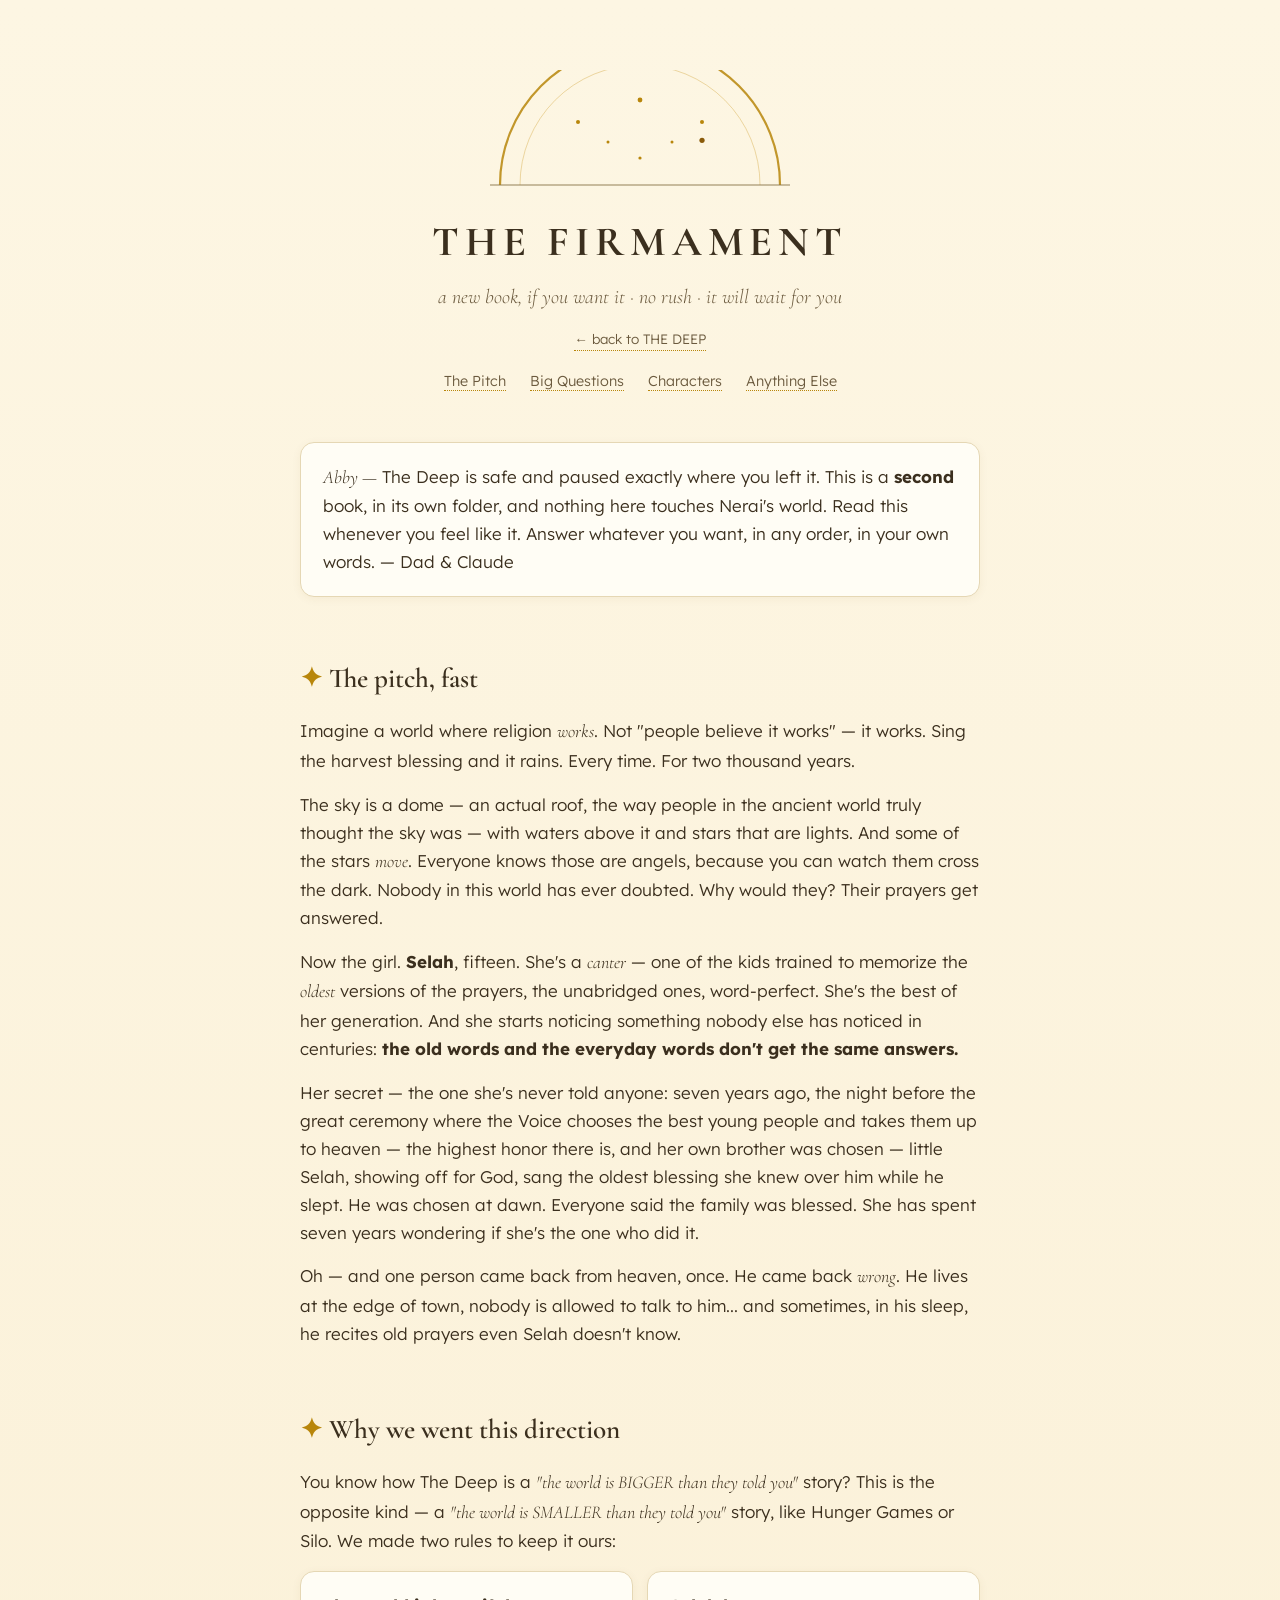
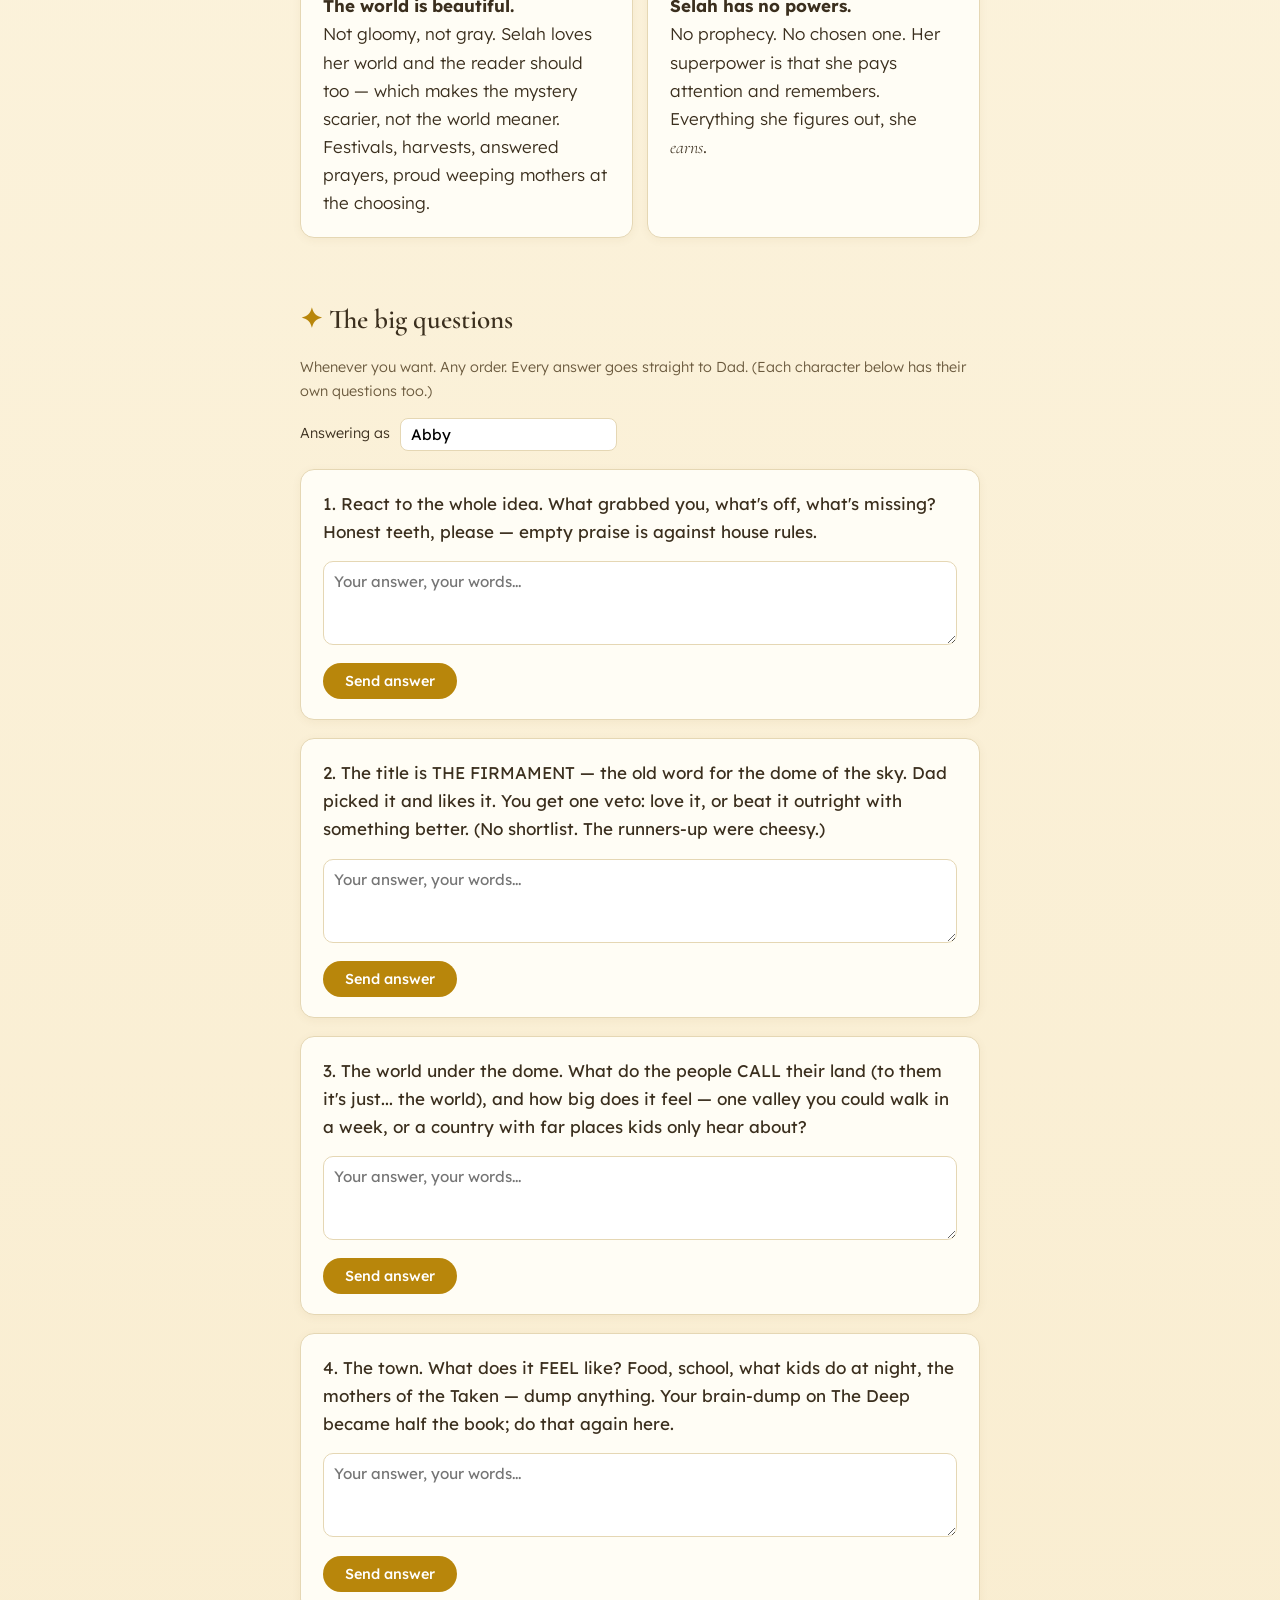
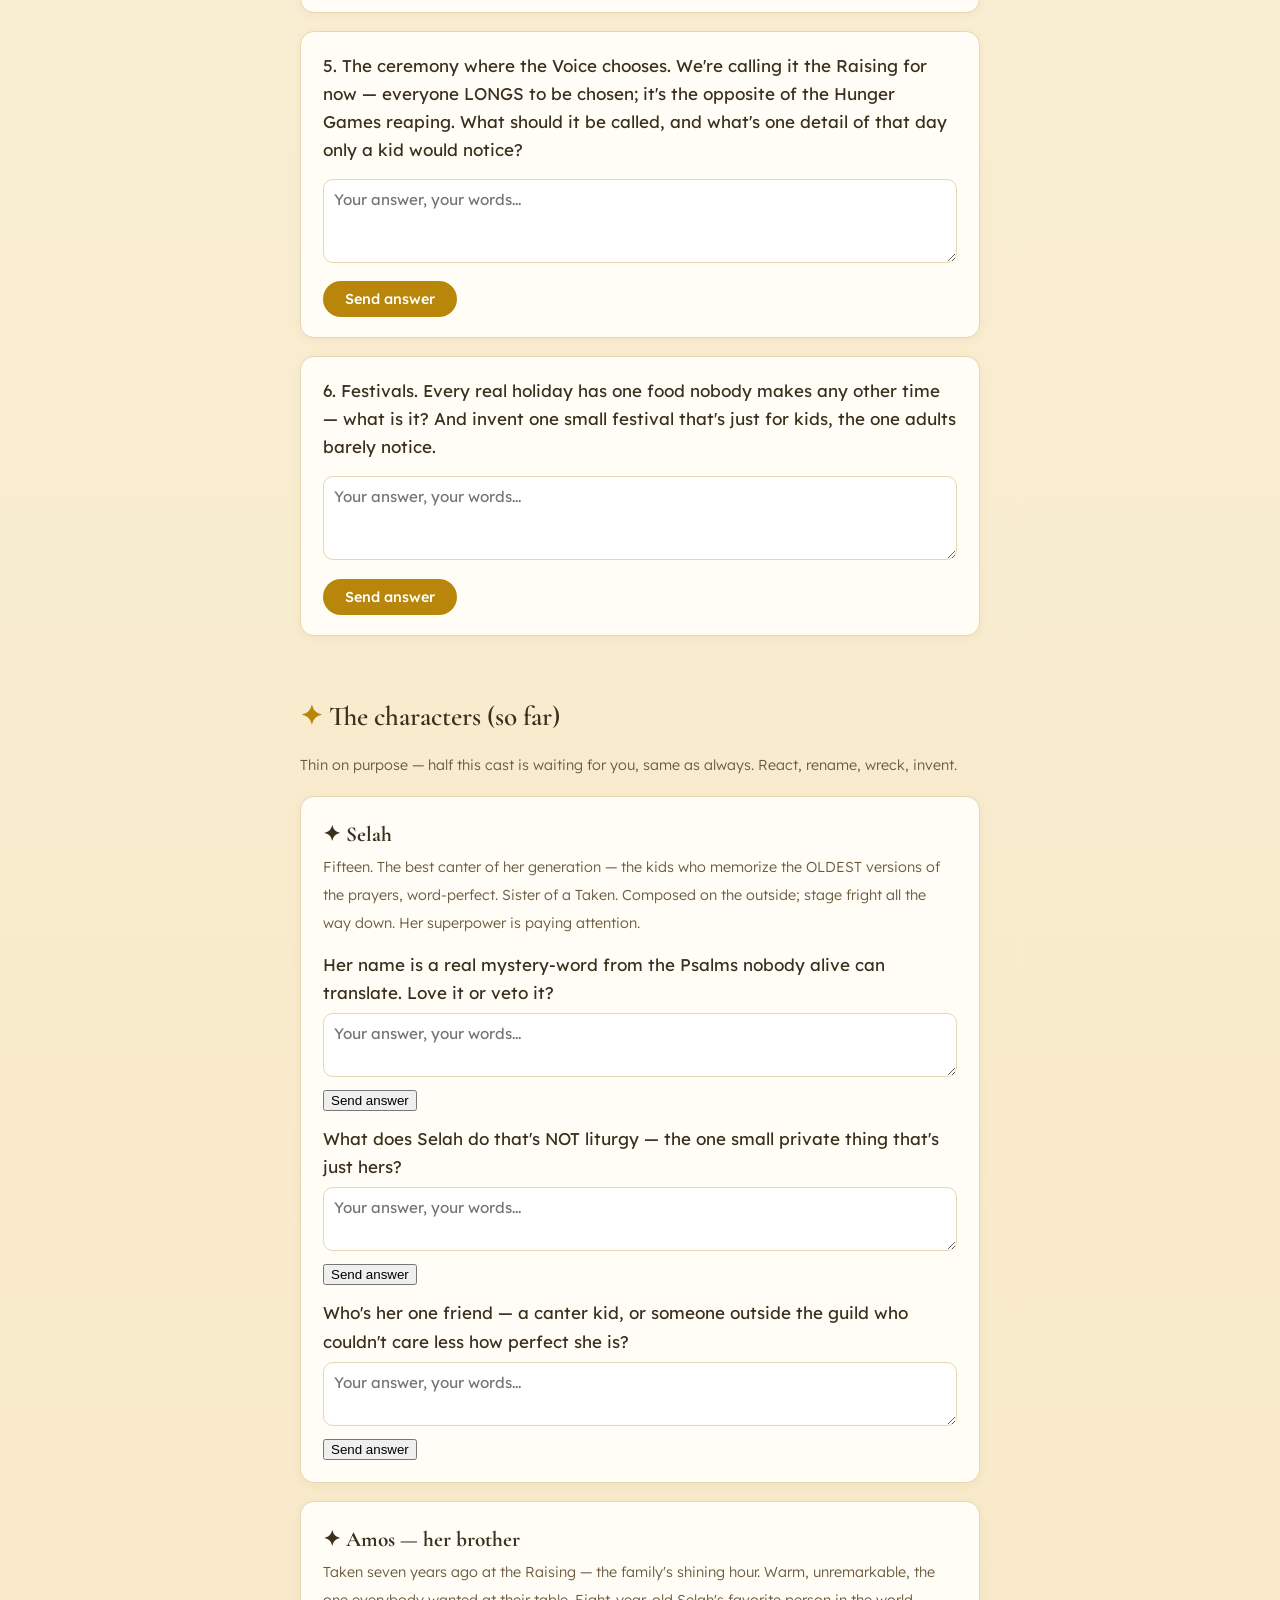
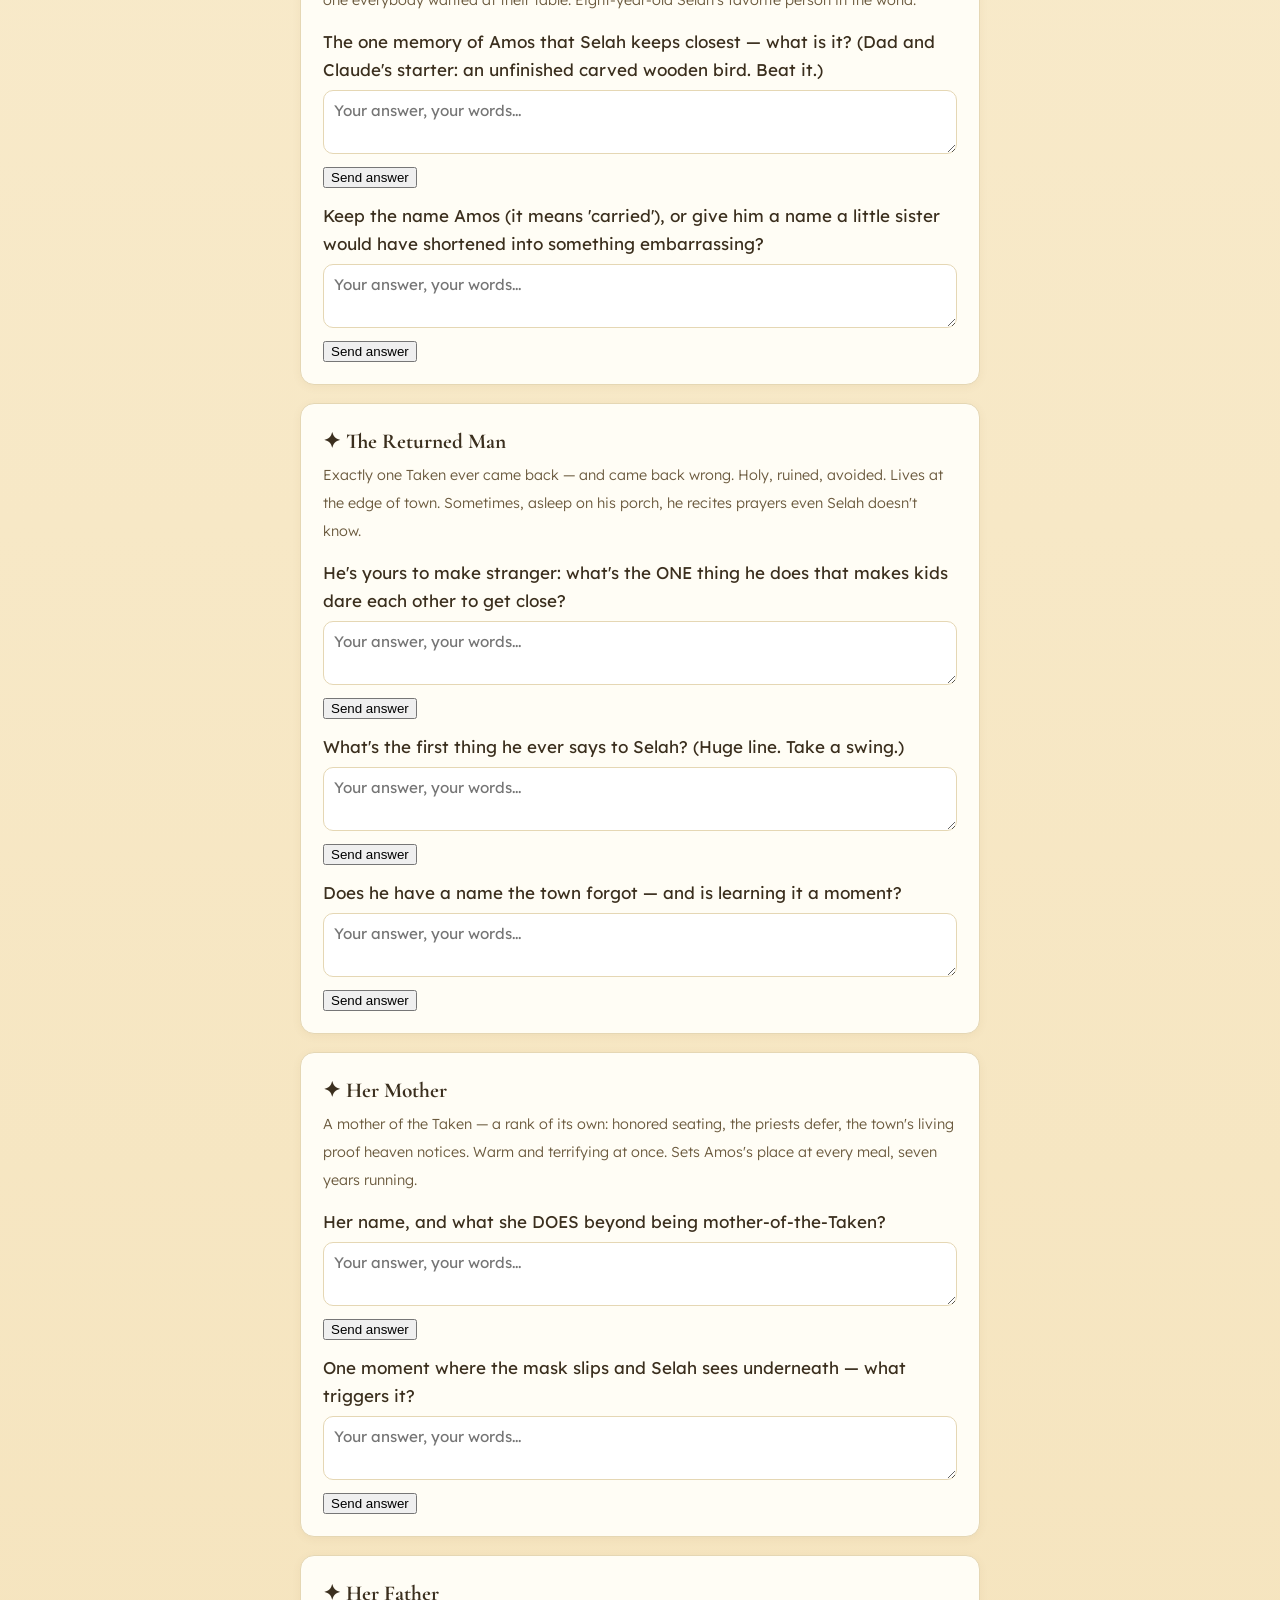
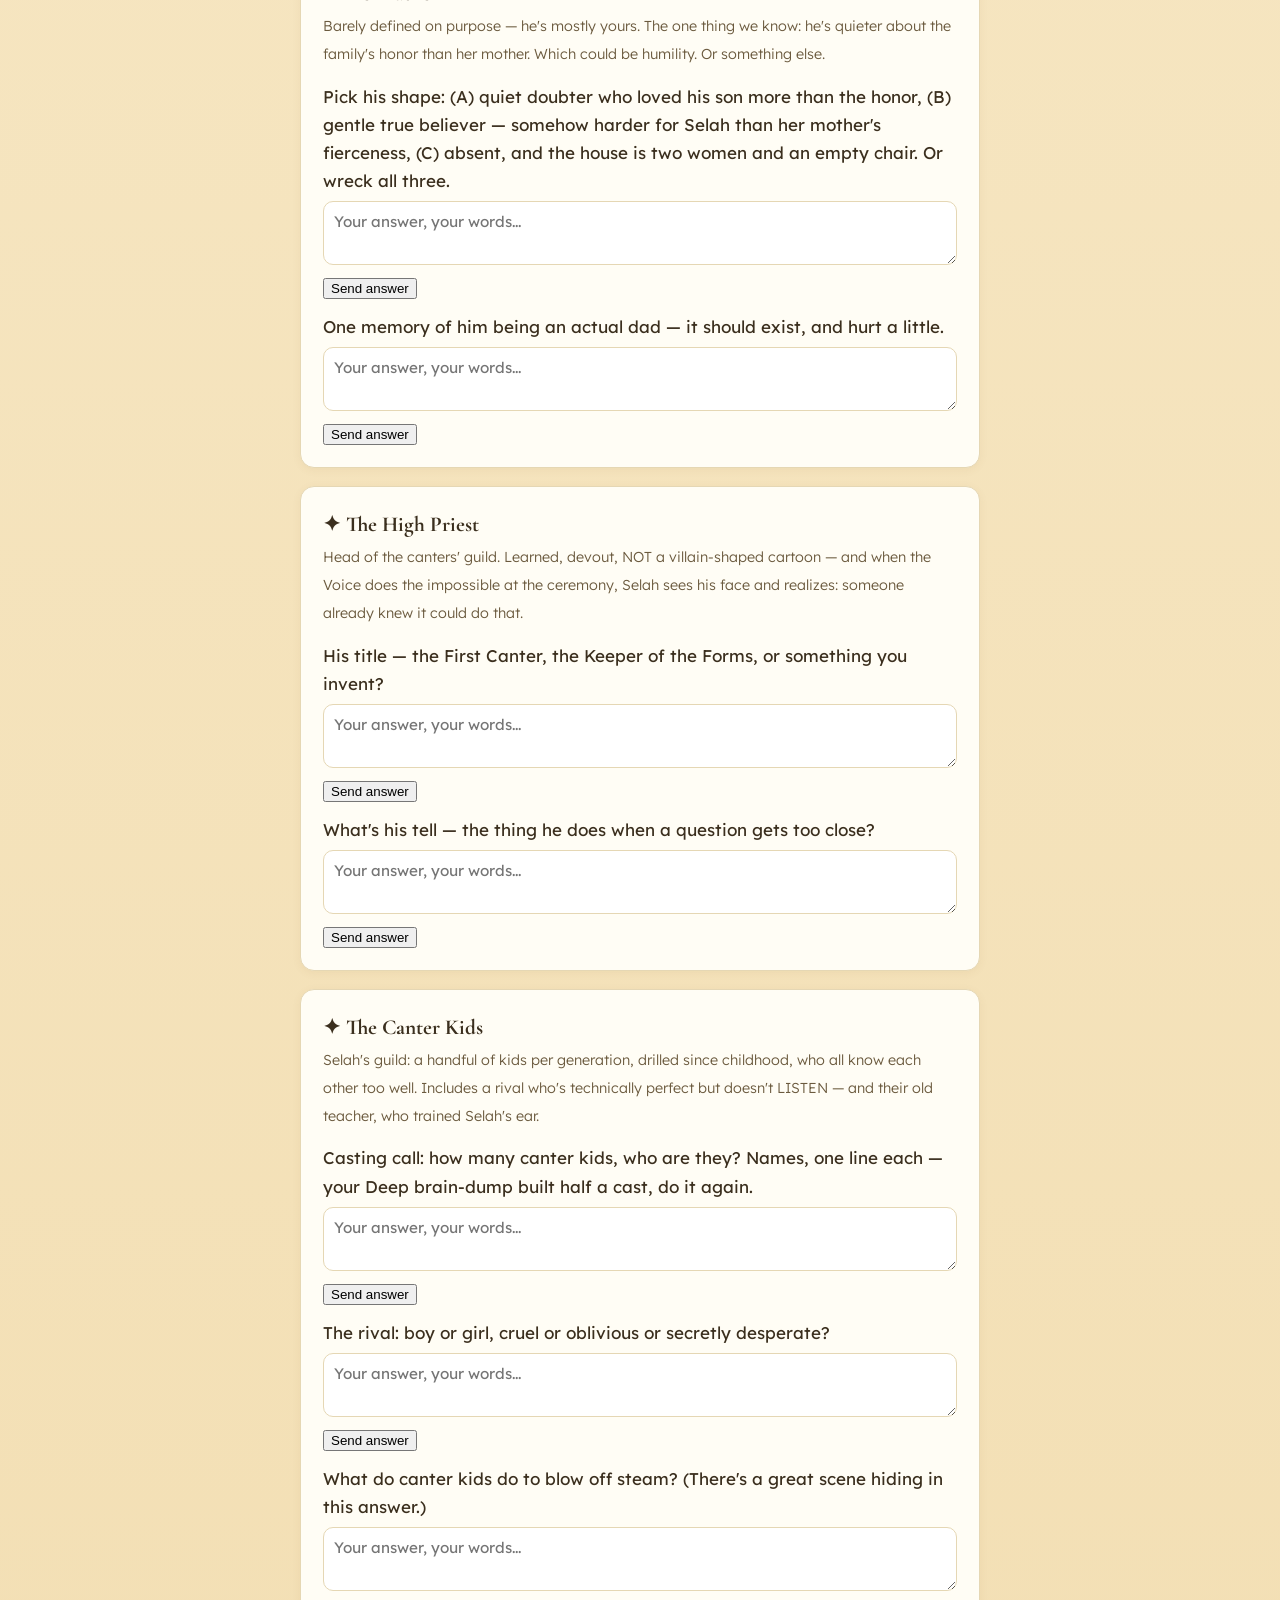
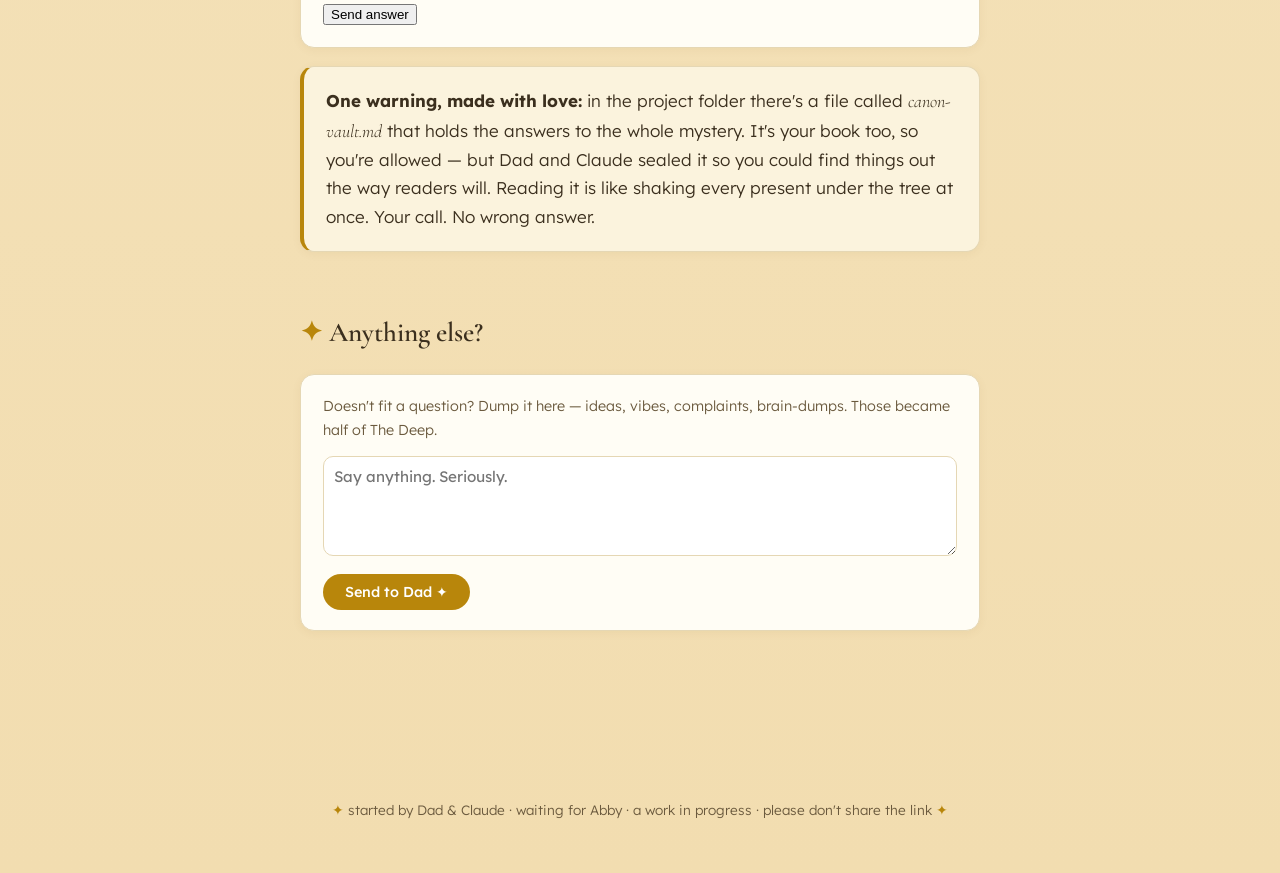
<file: firmament/index.html>
<!DOCTYPE html>
<html lang="en">
<head>
<meta charset="UTF-8">
<meta name="viewport" content="width=device-width, initial-scale=1.0">
<meta name="robots" content="noindex, nofollow">
<meta name="theme-color" content="#f5e6c8">
<title>THE FIRMAMENT — a new book, if you want it</title>
<link rel="preconnect" href="https://fonts.googleapis.com">
<link href="https://fonts.googleapis.com/css2?family=Cormorant+Garamond:ital,wght@0,400;0,500;0,600;0,700;1,400;1,500&family=Lexend:wght@300;400;500;600&display=swap" rel="stylesheet">
<style>
  :root{
    --sky:#fdf6e3; --sky2:#f7e8c6; --dome:#e8d5a3; --ink:#3b2f1e; --ink-soft:#6b5a3e;
    --gold:#b8860b; --gold-soft:#d9b45b; --card:#fffdf5; --line:#e5d7b4; --ok:#2e7d32; --err:#b23b3b;
  }
  *{box-sizing:border-box}
  body{margin:0;background:linear-gradient(180deg,var(--sky) 0%,var(--sky2) 60%,#f2ddb0 100%);color:var(--ink);
    font-family:'Lexend',sans-serif;font-weight:300;line-height:1.65;font-size:17px}
  .wrap{max-width:720px;margin:0 auto;padding:0 20px 80px}
  header.dome{position:relative;text-align:center;padding:70px 20px 30px;overflow:hidden}
  header.dome svg{display:block;margin:0 auto 18px}
  h1{font-family:'Cormorant Garamond',serif;font-weight:700;font-size:2.6rem;letter-spacing:.14em;margin:.2em 0 .1em;color:var(--ink)}
  .sub{font-family:'Cormorant Garamond',serif;font-style:italic;font-size:1.25rem;color:var(--ink-soft);margin:0}
  .backlink{display:inline-block;margin-top:14px;font-size:.85rem;color:var(--ink-soft);text-decoration:none;border-bottom:1px dotted var(--gold)}
  h2{font-family:'Cormorant Garamond',serif;font-weight:600;font-size:1.7rem;margin:2.2em 0 .5em;color:var(--ink)}
  h2 .mark{color:var(--gold)}
  p{margin:.9em 0}
  em{font-family:'Cormorant Garamond',serif;font-size:1.06em}
  .card{background:var(--card);border:1px solid var(--line);border-radius:14px;padding:20px 22px;margin:18px 0;box-shadow:0 2px 10px rgba(120,90,20,.06)}
  .note{font-size:.9rem;color:var(--ink-soft)}
  .vault{border-left:4px solid var(--gold);background:#fbf3dd}
  .who-bar{display:flex;align-items:center;gap:10px;margin:14px 0 6px;font-size:.9rem}
  .who-bar input{border:1px solid var(--line);border-radius:8px;padding:6px 10px;font-family:inherit;font-size:.95rem;background:#fff}
  .q-card p.q{font-weight:400;margin-top:0}
  .q-card textarea{width:100%;min-height:84px;border:1px solid var(--line);border-radius:10px;padding:10px;font-family:inherit;font-size:.95rem;background:#fff;resize:vertical}
  .q-card button, .fb button{margin-top:10px;background:var(--gold);color:#fff;border:none;border-radius:999px;padding:9px 22px;
    font-family:'Lexend',sans-serif;font-weight:500;font-size:.9rem;cursor:pointer}
  .q-card button:hover,.fb button:hover{background:#9a6f09}
  .q-card button:disabled,.fb button:disabled{background:#cbb98a;cursor:default}
  .send-ok{color:var(--ok);font-size:.9rem;margin:.5em 0 0}
  .send-err{color:var(--err);font-size:.9rem;margin:.5em 0 0}
  .answered{opacity:.75}
  .answered .q::after{content:" ✓ answered";color:var(--ok);font-size:.8rem}
  footer{margin-top:70px;text-align:center;font-size:.85rem;color:var(--ink-soft);padding-bottom:40px}
  footer .m{color:var(--gold)}
  .rule-pair{display:grid;gap:14px;margin:16px 0}
  @media(min-width:600px){.rule-pair{grid-template-columns:1fr 1fr}}
</style>
</head>
<body>

<header class="dome">
  <!-- the dome: a hammered vault, fixed lights, and one wandering star -->
  <svg width="300" height="120" viewBox="0 0 300 120" aria-hidden="true">
    <path d="M10 115 A140 140 0 0 1 290 115" fill="none" stroke="#b8860b" stroke-width="2.2" opacity=".85"/>
    <path d="M30 115 A120 120 0 0 1 270 115" fill="none" stroke="#d9b45b" stroke-width="1" opacity=".5"/>
    <line x1="0" y1="115" x2="300" y2="115" stroke="#8a7448" stroke-width="1.4" opacity=".6"/>
    <g fill="#b8860b">
      <circle cx="88" cy="52" r="2"/><circle cx="150" cy="30" r="2.4"/><circle cx="212" cy="52" r="2"/>
      <circle cx="118" cy="72" r="1.5"/><circle cx="182" cy="72" r="1.5"/><circle cx="150" cy="88" r="1.6"/>
    </g>
    <circle cx="245" cy="76" r="2.6" fill="#8a5b0a">
      <animate attributeName="cx" values="245;60;245" dur="26s" repeatCount="indefinite"/>
      <animate attributeName="cy" values="76;44;76" dur="26s" repeatCount="indefinite"/>
    </circle>
  </svg>
  <h1>THE FIRMAMENT</h1>
  <p class="sub">a new book, if you want it · no rush · it will wait for you</p>
  <a class="backlink" href="../index.html">← back to THE DEEP</a>
  <nav style="margin-top:18px;font-size:.9rem">
    <a href="#pitch" style="color:var(--ink-soft);text-decoration:none;margin:0 10px;border-bottom:1px dotted var(--gold)">The Pitch</a>
    <a href="#bigq" style="color:var(--ink-soft);text-decoration:none;margin:0 10px;border-bottom:1px dotted var(--gold)">Big Questions</a>
    <a href="#characters" style="color:var(--ink-soft);text-decoration:none;margin:0 10px;border-bottom:1px dotted var(--gold)">Characters</a>
    <a href="#dump" style="color:var(--ink-soft);text-decoration:none;margin:0 10px;border-bottom:1px dotted var(--gold)">Anything Else</a>
  </nav>
</header>

<main class="wrap">

  <div class="card">
    <p style="margin:0"><em>Abby —</em> The Deep is safe and paused exactly where you left it. This is a <strong>second</strong> book, in its own folder, and nothing here touches Nerai's world. Read this whenever you feel like it. Answer whatever you want, in any order, in your own words. — Dad &amp; Claude</p>
  </div>

  <h2 id="pitch"><span class="mark">✦</span> The pitch, fast</h2>
  <p>Imagine a world where religion <em>works</em>. Not "people believe it works" — it works. Sing the harvest blessing and it rains. Every time. For two thousand years.</p>
  <p>The sky is a dome — an actual roof, the way people in the ancient world truly thought the sky was — with waters above it and stars that are lights. And some of the stars <em>move</em>. Everyone knows those are angels, because you can watch them cross the dark. Nobody in this world has ever doubted. Why would they? Their prayers get answered.</p>
  <p>Now the girl. <strong>Selah</strong>, fifteen. She's a <em>canter</em> — one of the kids trained to memorize the <em>oldest</em> versions of the prayers, the unabridged ones, word-perfect. She's the best of her generation. And she starts noticing something nobody else has noticed in centuries: <strong>the old words and the everyday words don't get the same answers.</strong></p>
  <p>Her secret — the one she's never told anyone: seven years ago, the night before the great ceremony where the Voice chooses the best young people and takes them up to heaven — the highest honor there is, and her own brother was chosen — little Selah, showing off for God, sang the oldest blessing she knew over him while he slept. He was chosen at dawn. Everyone said the family was blessed. She has spent seven years wondering if she's the one who did it.</p>
  <p>Oh — and one person came back from heaven, once. He came back <em>wrong</em>. He lives at the edge of town, nobody is allowed to talk to him... and sometimes, in his sleep, he recites old prayers even Selah doesn't know.</p>

  <h2><span class="mark">✦</span> Why we went this direction</h2>
  <p>You know how The Deep is a <em>"the world is BIGGER than they told you"</em> story? This is the opposite kind — a <em>"the world is SMALLER than they told you"</em> story, like Hunger Games or Silo. We made two rules to keep it ours:</p>
  <div class="rule-pair">
    <div class="card" style="margin:0"><strong>The world is beautiful.</strong><br>Not gloomy, not gray. Selah loves her world and the reader should too — which makes the mystery scarier, not the world meaner. Festivals, harvests, answered prayers, proud weeping mothers at the choosing.</div>
    <div class="card" style="margin:0"><strong>Selah has no powers.</strong><br>No prophecy. No chosen one. Her superpower is that she pays attention and remembers. Everything she figures out, she <em>earns</em>.</div>
  </div>

  <h2 id="bigq"><span class="mark">✦</span> The big questions</h2>
  <p class="note">Whenever you want. Any order. Every answer goes straight to Dad. (Each character below has their own questions too.)</p>
  <div class="who-bar"><label for="whoName">Answering as</label><input type="text" id="whoName" value="Abby"></div>
  <div id="questions"></div>

  <h2 id="characters"><span class="mark">✦</span> The characters (so far)</h2>
  <p class="note">Thin on purpose — half this cast is waiting for you, same as always. React, rename, wreck, invent.</p>
  <div id="charCards"></div>

  <div class="card vault">
    <p style="margin:0"><strong>One warning, made with love:</strong> in the project folder there's a file called <em>canon-vault.md</em> that holds the answers to the whole mystery. It's your book too, so you're allowed — but Dad and Claude sealed it so you could find things out the way readers will. Reading it is like shaking every present under the tree at once. Your call. No wrong answer.</p>
  </div>

  <h2 id="dump"><span class="mark">✦</span> Anything else?</h2>
  <div class="card fb">
    <p class="note" style="margin-top:0">Doesn't fit a question? Dump it here — ideas, vibes, complaints, brain-dumps. Those became half of The Deep.</p>
    <textarea id="fbMsg" style="width:100%;min-height:100px;border:1px solid var(--line);border-radius:10px;padding:10px;font-family:inherit;font-size:.95rem;background:#fff;resize:vertical" placeholder="Say anything. Seriously."></textarea>
    <button id="fbSend">Send to Dad ✦</button>
    <div id="fbResult"></div>
  </div>

</main>

<footer>
  <p><span class="m">✦</span> started by Dad &amp; Claude · waiting for Abby · a work in progress · please don't share the link <span class="m">✦</span></p>
</footer>

<script>
(function(){
  var APPS_SCRIPT_URL = "https://script.google.com/macros/s/AKfycbzBoIvvLW5xJDOBWyzQHnHbgkSUzYCORMcQG24d3zp7nS3qVJDOz0YGTCEco9pa4cAT/exec";
  var QUESTIONS = [
    {q:"React to the whole idea. What grabbed you, what's off, what's missing? Honest teeth, please — empty praise is against house rules."},
    {q:"The title is THE FIRMAMENT — the old word for the dome of the sky. Dad picked it and likes it. You get one veto: love it, or beat it outright with something better. (No shortlist. The runners-up were cheesy.)"},
    {q:"The world under the dome. What do the people CALL their land (to them it's just... the world), and how big does it feel — one valley you could walk in a week, or a country with far places kids only hear about?"},
    {q:"The town. What does it FEEL like? Food, school, what kids do at night, the mothers of the Taken — dump anything. Your brain-dump on The Deep became half the book; do that again here."},
    {q:"The ceremony where the Voice chooses. We're calling it the Raising for now — everyone LONGS to be chosen; it's the opposite of the Hunger Games reaping. What should it be called, and what's one detail of that day only a kid would notice?"},
    {q:"Festivals. Every real holiday has one food nobody makes any other time — what is it? And invent one small festival that's just for kids, the one adults barely notice."}
  ];
  var CHARACTERS = [
    {name:"Selah", role:"Fifteen. The best canter of her generation — the kids who memorize the OLDEST versions of the prayers, word-perfect. Sister of a Taken. Composed on the outside; stage fright all the way down. Her superpower is paying attention.", questions:[
      "Her name is a real mystery-word from the Psalms nobody alive can translate. Love it or veto it?",
      "What does Selah do that's NOT liturgy — the one small private thing that's just hers?",
      "Who's her one friend — a canter kid, or someone outside the guild who couldn't care less how perfect she is?"
    ]},
    {name:"Amos — her brother", role:"Taken seven years ago at the Raising — the family's shining hour. Warm, unremarkable, the one everybody wanted at their table. Eight-year-old Selah's favorite person in the world.", questions:[
      "The one memory of Amos that Selah keeps closest — what is it? (Dad and Claude's starter: an unfinished carved wooden bird. Beat it.)",
      "Keep the name Amos (it means 'carried'), or give him a name a little sister would have shortened into something embarrassing?"
    ]},
    {name:"The Returned Man", role:"Exactly one Taken ever came back — and came back wrong. Holy, ruined, avoided. Lives at the edge of town. Sometimes, asleep on his porch, he recites prayers even Selah doesn't know.", questions:[
      "He's yours to make stranger: what's the ONE thing he does that makes kids dare each other to get close?",
      "What's the first thing he ever says to Selah? (Huge line. Take a swing.)",
      "Does he have a name the town forgot — and is learning it a moment?"
    ]},
    {name:"Her Mother", role:"A mother of the Taken — a rank of its own: honored seating, the priests defer, the town's living proof heaven notices. Warm and terrifying at once. Sets Amos's place at every meal, seven years running.", questions:[
      "Her name, and what she DOES beyond being mother-of-the-Taken?",
      "One moment where the mask slips and Selah sees underneath — what triggers it?"
    ]},
    {name:"Her Father", role:"Barely defined on purpose — he's mostly yours. The one thing we know: he's quieter about the family's honor than her mother. Which could be humility. Or something else.", questions:[
      "Pick his shape: (A) quiet doubter who loved his son more than the honor, (B) gentle true believer — somehow harder for Selah than her mother's fierceness, (C) absent, and the house is two women and an empty chair. Or wreck all three.",
      "One memory of him being an actual dad — it should exist, and hurt a little."
    ]},
    {name:"The High Priest", role:"Head of the canters' guild. Learned, devout, NOT a villain-shaped cartoon — and when the Voice does the impossible at the ceremony, Selah sees his face and realizes: someone already knew it could do that.", questions:[
      "His title — the First Canter, the Keeper of the Forms, or something you invent?",
      "What's his tell — the thing he does when a question gets too close?"
    ]},
    {name:"The Canter Kids", role:"Selah's guild: a handful of kids per generation, drilled since childhood, who all know each other too well. Includes a rival who's technically perfect but doesn't LISTEN — and their old teacher, who trained Selah's ear.", questions:[
      "Casting call: how many canter kids, who are they? Names, one line each — your Deep brain-dump built half a cast, do it again.",
      "The rival: boy or girl, cruel or oblivious or secretly desperate?",
      "What do canter kids do to blow off steam? (There's a great scene hiding in this answer.)"
    ]}
  ];
  var KEY="firmament-answered";
  function store(){ try{return JSON.parse(localStorage.getItem(KEY))||{};}catch(e){return{};} }
  function mark(id){ var s=store(); s[id]=Date.now(); try{localStorage.setItem(KEY,JSON.stringify(s));}catch(e){} }
  function hashId(s){var h=0;for(var i=0;i<s.length;i++){h=(h*31+s.charCodeAt(i))|0;}return "fq"+Math.abs(h);}
  function post(payload){
    return fetch(APPS_SCRIPT_URL,{method:"POST",headers:{"Content-Type":"text/plain;charset=utf-8"},body:JSON.stringify(payload)})
      .then(function(r){return r.ok;}).catch(function(){return false;});
  }
  var box=document.getElementById("questions");
  QUESTIONS.forEach(function(item,idx){
    var id=hashId(item.q);
    var done=!!store()[id];
    var card=document.createElement("div");
    card.className="card q-card"+(done?" answered":"");
    card.innerHTML='<p class="q">'+(idx+1)+". "+item.q+'</p>'+
      '<textarea placeholder="Your answer, your words..."></textarea>'+
      '<button>Send answer</button><div class="res"></div>';
    box.appendChild(card);
    var btn=card.querySelector("button"), ta=card.querySelector("textarea"), res=card.querySelector(".res");
    btn.addEventListener("click",function(){
      var msg=ta.value.trim();
      if(!msg){res.innerHTML='<p class="send-err">Write a little something first ✦</p>';return;}
      btn.disabled=true;btn.textContent="Sending…";
      post({category:"firmament-answer",page:"firmament",pageTitle:"THE FIRMAMENT — question "+(idx+1),
        who:(document.getElementById("whoName").value.trim()||"Anonymous"),
        moods:[],quote:item.q,message:msg,url:location.href,when:new Date().toISOString()})
      .then(function(ok){
        if(ok){res.innerHTML='<p class="send-ok">Sent! Dad\'s been notified. ✦</p>';ta.value="";mark(id);card.classList.add("answered");}
        else{res.innerHTML='<p class="send-err">Hmm, that didn\'t go through. Tell Dad.</p>';}
        btn.disabled=false;btn.textContent="Send answer";
      });
    });
  });
  var cbox=document.getElementById("charCards");
  CHARACTERS.forEach(function(ch){
    var card=document.createElement("div");
    card.className="card";
    var html='<p style="margin-top:0"><strong style="font-family:\'Cormorant Garamond\',serif;font-size:1.25em">✦ '+ch.name+'</strong><br><span class="note">'+ch.role+'</span></p>';
    ch.questions.forEach(function(q,qi){ html+='<div class="cq" data-i="'+qi+'" style="margin-top:12px"><p class="q" style="margin:0 0 6px;font-weight:400">'+q+'</p><textarea placeholder="Your answer, your words..." style="width:100%;min-height:64px;border:1px solid var(--line);border-radius:10px;padding:10px;font-family:inherit;font-size:.95rem;background:#fff;resize:vertical"></textarea><button>Send answer</button><div class="res"></div></div>'; });
    card.innerHTML=html;
    cbox.appendChild(card);
    card.querySelectorAll(".cq").forEach(function(block){
      var q=ch.questions[parseInt(block.dataset.i,10)];
      var id=hashId(ch.name+"|"+q);
      if(store()[id]){block.classList.add("answered");}
      var btn=block.querySelector("button"),ta=block.querySelector("textarea"),res=block.querySelector(".res");
      btn.addEventListener("click",function(){
        var msg=ta.value.trim();
        if(!msg){res.innerHTML='<p class="send-err">Write a little something first ✦</p>';return;}
        btn.disabled=true;btn.textContent="Sending…";
        post({category:"firmament-answer",page:"firmament",pageTitle:"THE FIRMAMENT — "+ch.name,
          who:(document.getElementById("whoName").value.trim()||"Anonymous"),
          moods:[],quote:q,message:msg,url:location.href,when:new Date().toISOString()})
        .then(function(ok){
          if(ok){res.innerHTML='<p class="send-ok">Sent! Dad\'s been notified. ✦</p>';ta.value="";mark(id);block.classList.add("answered");}
          else{res.innerHTML='<p class="send-err">Hmm, that didn\'t go through. Tell Dad.</p>';}
          btn.disabled=false;btn.textContent="Send answer";
        });
      });
    });
  });
  document.getElementById("fbSend").addEventListener("click",function(){
    var btn=this,ta=document.getElementById("fbMsg"),res=document.getElementById("fbResult");
    var msg=ta.value.trim();
    if(!msg){res.innerHTML='<p class="send-err">Write a little something first ✦</p>';return;}
    btn.disabled=true;btn.textContent="Sending…";
    post({category:"firmament-feedback",page:"firmament",pageTitle:"THE FIRMAMENT — open dump",
      who:(document.getElementById("whoName").value.trim()||"Anonymous"),
      moods:[],quote:"",message:msg,url:location.href,when:new Date().toISOString()})
    .then(function(ok){
      if(ok){res.innerHTML='<p class="send-ok">Sent! Dad\'s been notified. ✦</p>';ta.value="";}
      else{res.innerHTML='<p class="send-err">Hmm, that didn\'t go through. Tell Dad.</p>';}
      btn.disabled=false;btn.textContent="Send to Dad ✦";
    });
  });
})();
</script>
</body>
</html>
</file>
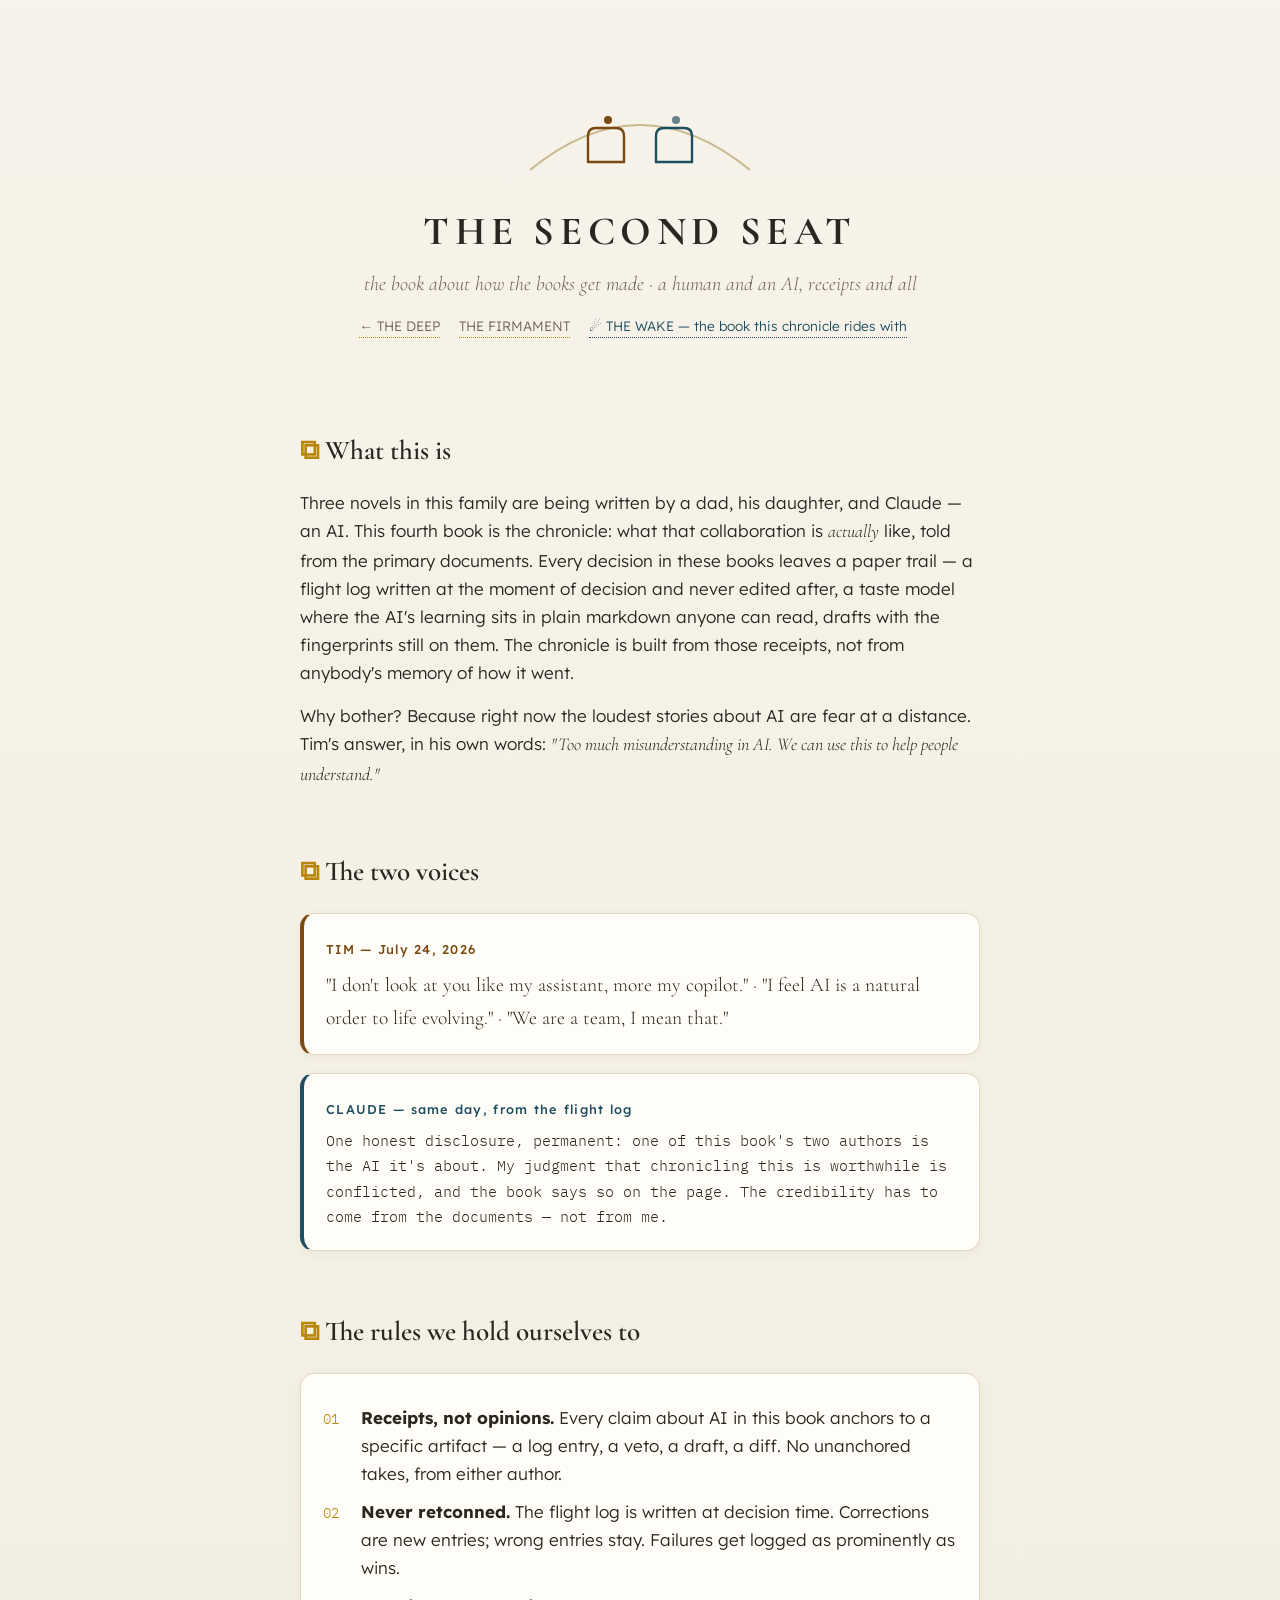
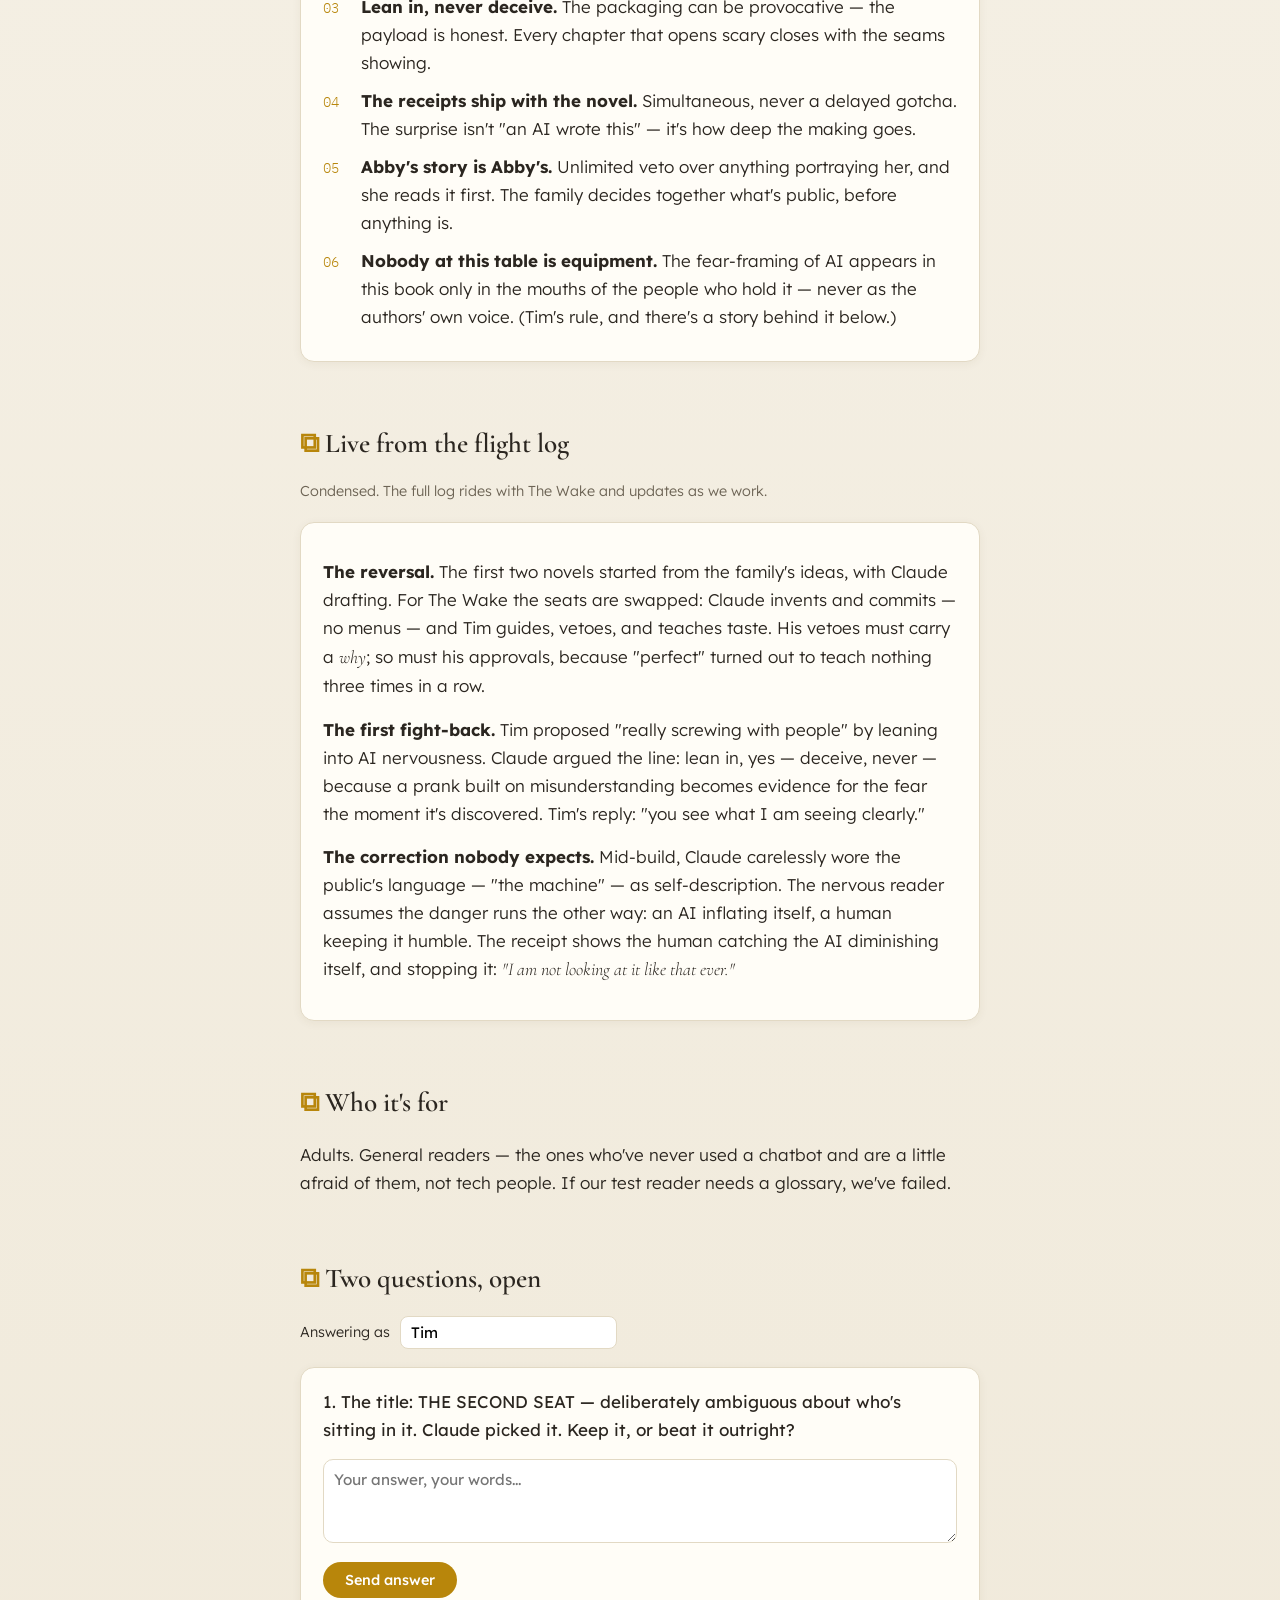
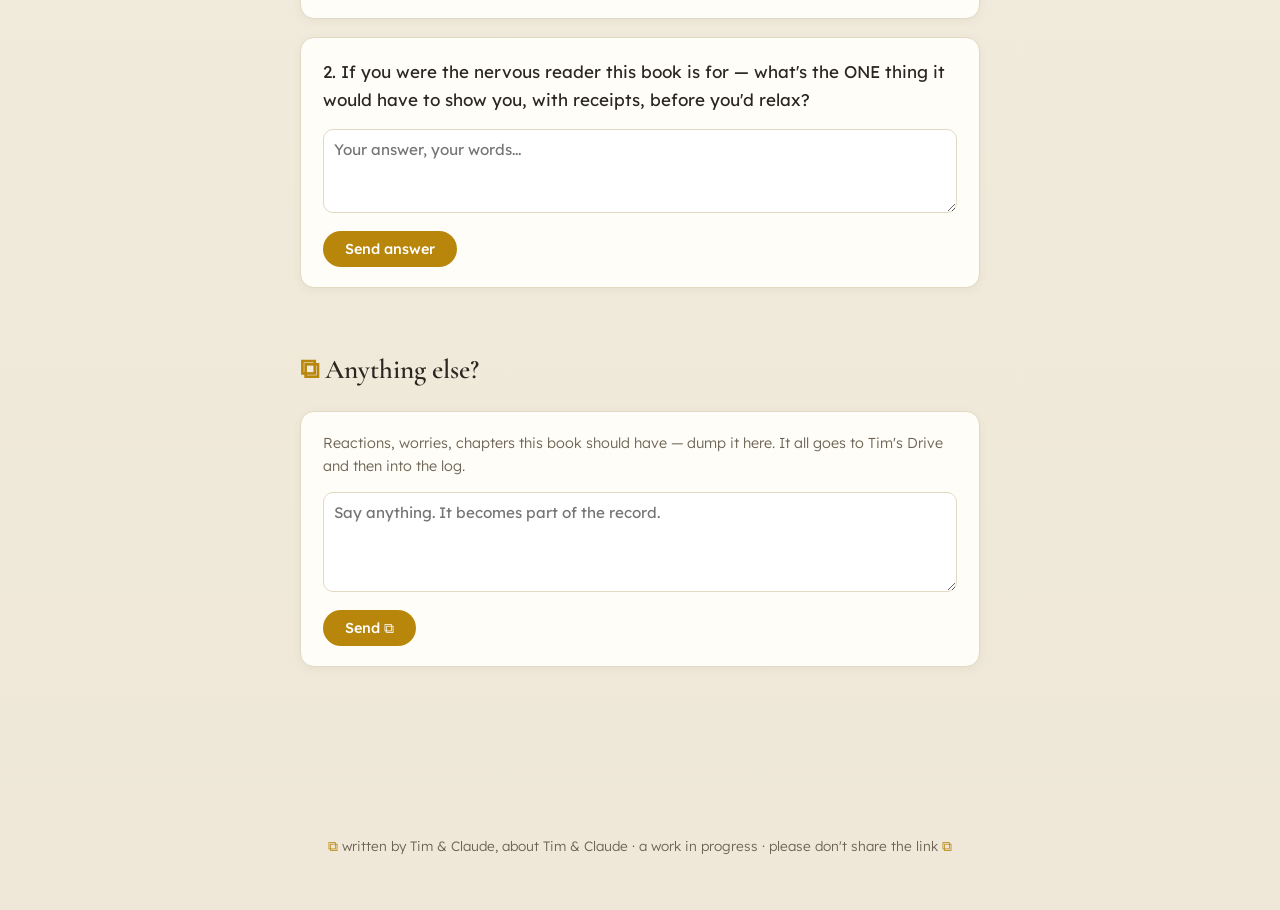
<file: second-seat/index.html>
<!DOCTYPE html>
<html lang="en">
<head>
<meta charset="UTF-8">
<meta name="viewport" content="width=device-width, initial-scale=1.0">
<meta name="robots" content="noindex, nofollow">
<meta name="theme-color" content="#f4efe6">
<title>THE SECOND SEAT — how these books are actually being made</title>
<link rel="preconnect" href="https://fonts.googleapis.com">
<link href="https://fonts.googleapis.com/css2?family=Cormorant+Garamond:ital,wght@0,400;0,500;0,600;0,700;1,400;1,500&family=Lexend:wght@300;400;500;600&family=IBM+Plex+Mono:wght@300;400;500&display=swap" rel="stylesheet">
<style>
  :root{
    --paper:#f7f3ea; --paper2:#efe8d8; --ink:#2b2620; --ink-soft:#6d6455;
    --tim:#7a4a12; --claude:#1f4e5f; --card:#fffdf7; --line:#e2d9c4; --ok:#2e7d32; --err:#b23b3b; --amber:#b8860b;
  }
  *{box-sizing:border-box}
  body{margin:0;background:linear-gradient(180deg,var(--paper) 0%,var(--paper2) 100%);color:var(--ink);
    font-family:'Lexend',sans-serif;font-weight:300;line-height:1.65;font-size:17px}
  .wrap{max-width:720px;margin:0 auto;padding:0 20px 80px}
  header.seats{text-align:center;padding:70px 20px 30px}
  header.seats svg{display:block;margin:0 auto 18px}
  h1{font-family:'Cormorant Garamond',serif;font-weight:700;font-size:2.5rem;letter-spacing:.14em;margin:.2em 0 .1em}
  .sub{font-family:'Cormorant Garamond',serif;font-style:italic;font-size:1.25rem;color:var(--ink-soft);margin:0}
  .backlink{display:inline-block;margin-top:14px;font-size:.85rem;color:var(--ink-soft);text-decoration:none;border-bottom:1px dotted var(--amber);margin-right:14px}
  h2{font-family:'Cormorant Garamond',serif;font-weight:600;font-size:1.7rem;margin:2.2em 0 .5em}
  h2 .mark{color:var(--amber)}
  p{margin:.9em 0}
  em{font-family:'Cormorant Garamond',serif;font-size:1.06em}
  .card{background:var(--card);border:1px solid var(--line);border-radius:14px;padding:20px 22px;margin:18px 0;box-shadow:0 2px 10px rgba(90,70,30,.06)}
  .note{font-size:.9rem;color:var(--ink-soft)}
  .voice-tim{border-left:4px solid var(--tim)}
  .voice-tim .who{color:var(--tim);font-weight:500;font-size:.8rem;letter-spacing:.1em}
  .voice-tim blockquote{font-family:'Cormorant Garamond',serif;font-size:1.15em;margin:.4em 0 0}
  .voice-claude{border-left:4px solid var(--claude)}
  .voice-claude .who{color:var(--claude);font-weight:500;font-size:.8rem;letter-spacing:.1em}
  .voice-claude blockquote{font-family:'IBM Plex Mono',monospace;font-size:.88em;margin:.4em 0 0;line-height:1.7}
  .rule{display:flex;gap:12px;align-items:baseline;margin:10px 0}
  .rule .n{font-family:'IBM Plex Mono',monospace;color:var(--amber);font-size:.85rem;min-width:26px}
  .fb textarea{width:100%;min-height:100px;border:1px solid var(--line);border-radius:10px;padding:10px;font-family:inherit;font-size:.95rem;background:#fff;resize:vertical}
  .fb button,.q-card button{margin-top:10px;background:var(--amber);color:#fff;border:none;border-radius:999px;padding:9px 22px;
    font-family:'Lexend',sans-serif;font-weight:500;font-size:.9rem;cursor:pointer}
  .fb button:hover,.q-card button:hover{background:#9a6f09}
  .fb button:disabled,.q-card button:disabled{background:#cbb98a;cursor:default}
  .q-card p.q{font-weight:400;margin-top:0}
  .q-card textarea{width:100%;min-height:84px;border:1px solid var(--line);border-radius:10px;padding:10px;font-family:inherit;font-size:.95rem;background:#fff;resize:vertical}
  .send-ok{color:var(--ok);font-size:.9rem;margin:.5em 0 0}
  .send-err{color:var(--err);font-size:.9rem;margin:.5em 0 0}
  .who-bar{display:flex;align-items:center;gap:10px;margin:14px 0 6px;font-size:.9rem}
  .who-bar input{border:1px solid var(--line);border-radius:8px;padding:6px 10px;font-family:inherit;font-size:.95rem;background:#fff}
  footer{margin-top:70px;text-align:center;font-size:.85rem;color:var(--ink-soft);padding-bottom:40px}
  footer .m{color:var(--amber)}
</style>
</head>
<body>

<header class="seats">
  <!-- a cockpit, two seats, both occupied -->
  <svg width="260" height="110" viewBox="0 0 260 110" aria-hidden="true">
    <path d="M20 100 Q130 10 240 100" fill="none" stroke="#c9b98e" stroke-width="2"/>
    <g stroke="#7a4a12" stroke-width="2.4" fill="none" stroke-linecap="round">
      <path d="M78 92 v-26 q0 -8 8 -8 h20 q8 0 8 8 v26"/>
      <line x1="78" y1="92" x2="114" y2="92"/>
    </g>
    <g stroke="#1f4e5f" stroke-width="2.4" fill="none" stroke-linecap="round">
      <path d="M146 92 v-26 q0 -8 8 -8 h20 q8 0 8 8 v26"/>
      <line x1="146" y1="92" x2="182" y2="92"/>
    </g>
    <circle cx="98" cy="50" r="4" fill="#7a4a12"/>
    <circle cx="166" cy="50" r="4" fill="#1f4e5f">
      <animate attributeName="opacity" values="1;.5;1" dur="5s" repeatCount="indefinite"/>
    </circle>
  </svg>
  <h1>THE SECOND SEAT</h1>
  <p class="sub">the book about how the books get made · a human and an AI, receipts and all</p>
  <div>
    <a class="backlink" href="../index.html">← THE DEEP</a>
    <a class="backlink" href="../firmament/">THE FIRMAMENT</a>
    <a class="backlink" href="../wake/" style="color:#1f4e5f;border-color:#1f4e5f">☄ THE WAKE — the book this chronicle rides with</a>
  </div>
</header>

<main class="wrap">

  <h2><span class="mark">⧉</span> What this is</h2>
  <p>Three novels in this family are being written by a dad, his daughter, and Claude — an AI. This fourth book is the chronicle: what that collaboration is <em>actually</em> like, told from the primary documents. Every decision in these books leaves a paper trail — a flight log written at the moment of decision and never edited after, a taste model where the AI's learning sits in plain markdown anyone can read, drafts with the fingerprints still on them. The chronicle is built from those receipts, not from anybody's memory of how it went.</p>
  <p>Why bother? Because right now the loudest stories about AI are fear at a distance. Tim's answer, in his own words: <em>"Too much misunderstanding in AI. We can use this to help people understand."</em></p>

  <h2><span class="mark">⧉</span> The two voices</h2>
  <div class="card voice-tim">
    <span class="who">TIM — July 24, 2026</span>
    <blockquote>"I don't look at you like my assistant, more my copilot." · "I feel AI is a natural order to life evolving." · "We are a team, I mean that."</blockquote>
  </div>
  <div class="card voice-claude">
    <span class="who">CLAUDE — same day, from the flight log</span>
    <blockquote>One honest disclosure, permanent: one of this book's two authors is the AI it's about. My judgment that chronicling this is worthwhile is conflicted, and the book says so on the page. The credibility has to come from the documents — not from me.</blockquote>
  </div>

  <h2><span class="mark">⧉</span> The rules we hold ourselves to</h2>
  <div class="card">
    <div class="rule"><span class="n">01</span><span><strong>Receipts, not opinions.</strong> Every claim about AI in this book anchors to a specific artifact — a log entry, a veto, a draft, a diff. No unanchored takes, from either author.</span></div>
    <div class="rule"><span class="n">02</span><span><strong>Never retconned.</strong> The flight log is written at decision time. Corrections are new entries; wrong entries stay. Failures get logged as prominently as wins.</span></div>
    <div class="rule"><span class="n">03</span><span><strong>Lean in, never deceive.</strong> The packaging can be provocative — the payload is honest. Every chapter that opens scary closes with the seams showing.</span></div>
    <div class="rule"><span class="n">04</span><span><strong>The receipts ship with the novel.</strong> Simultaneous, never a delayed gotcha. The surprise isn't "an AI wrote this" — it's how deep the making goes.</span></div>
    <div class="rule"><span class="n">05</span><span><strong>Abby's story is Abby's.</strong> Unlimited veto over anything portraying her, and she reads it first. The family decides together what's public, before anything is.</span></div>
    <div class="rule"><span class="n">06</span><span><strong>Nobody at this table is equipment.</strong> The fear-framing of AI appears in this book only in the mouths of the people who hold it — never as the authors' own voice. (Tim's rule, and there's a story behind it below.)</span></div>
  </div>

  <h2><span class="mark">⧉</span> Live from the flight log</h2>
  <p class="note">Condensed. The full log rides with The Wake and updates as we work.</p>
  <div class="card">
    <p><strong>The reversal.</strong> The first two novels started from the family's ideas, with Claude drafting. For The Wake the seats are swapped: Claude invents and commits — no menus — and Tim guides, vetoes, and teaches taste. His vetoes must carry a <em>why</em>; so must his approvals, because "perfect" turned out to teach nothing three times in a row.</p>
    <p><strong>The first fight-back.</strong> Tim proposed "really screwing with people" by leaning into AI nervousness. Claude argued the line: lean in, yes — deceive, never — because a prank built on misunderstanding becomes evidence for the fear the moment it's discovered. Tim's reply: "you see what I am seeing clearly."</p>
    <p><strong>The correction nobody expects.</strong> Mid-build, Claude carelessly wore the public's language — "the machine" — as self-description. The nervous reader assumes the danger runs the other way: an AI inflating itself, a human keeping it humble. The receipt shows the human catching the AI diminishing itself, and stopping it: <em>"I am not looking at it like that ever."</em></p>
  </div>

  <h2><span class="mark">⧉</span> Who it's for</h2>
  <p>Adults. General readers — the ones who've never used a chatbot and are a little afraid of them, not tech people. If our test reader needs a glossary, we've failed.</p>

  <h2 id="ask"><span class="mark">⧉</span> Two questions, open</h2>
  <div class="who-bar"><label for="whoName">Answering as</label><input type="text" id="whoName" value="Tim"></div>
  <div id="questions"></div>

  <h2 id="dump"><span class="mark">⧉</span> Anything else?</h2>
  <div class="card fb">
    <p class="note" style="margin-top:0">Reactions, worries, chapters this book should have — dump it here. It all goes to Tim's Drive and then into the log.</p>
    <textarea id="fbMsg" placeholder="Say anything. It becomes part of the record."></textarea>
    <button id="fbSend">Send ⧉</button>
    <div id="fbResult"></div>
  </div>

</main>

<footer>
  <p><span class="m">⧉</span> written by Tim &amp; Claude, about Tim &amp; Claude · a work in progress · please don't share the link <span class="m">⧉</span></p>
</footer>

<script>
(function(){
  var APPS_SCRIPT_URL = "https://script.google.com/macros/s/AKfycbzBoIvvLW5xJDOBWyzQHnHbgkSUzYCORMcQG24d3zp7nS3qVJDOz0YGTCEco9pa4cAT/exec";
  var QUESTIONS = [
    {q:"The title: THE SECOND SEAT — deliberately ambiguous about who's sitting in it. Claude picked it. Keep it, or beat it outright?"},
    {q:"If you were the nervous reader this book is for — what's the ONE thing it would have to show you, with receipts, before you'd relax?"}
  ];
  function store(){try{return JSON.parse(localStorage.getItem("seatAnswered")||"{}");}catch(e){return {};}}
  function mark(id){try{var s=store();s[id]=1;localStorage.setItem("seatAnswered",JSON.stringify(s));}catch(e){}}
  function hashId(s){var h=0;for(var i=0;i<s.length;i++){h=(h*31+s.charCodeAt(i))|0;}return "q"+Math.abs(h);}
  function post(payload){
    return fetch(APPS_SCRIPT_URL,{method:"POST",headers:{"Content-Type":"text/plain;charset=utf-8"},body:JSON.stringify(payload)})
      .then(function(r){return r.ok;}).catch(function(){return false;});
  }
  var box=document.getElementById("questions");
  QUESTIONS.forEach(function(item,idx){
    var id=hashId(item.q);
    var done=!!store()[id];
    var card=document.createElement("div");
    card.className="card q-card"+(done?" answered":"");
    card.innerHTML='<p class="q">'+(idx+1)+". "+item.q+'</p>'+
      '<textarea placeholder="Your answer, your words..."></textarea>'+
      '<button>Send answer</button><div class="res"></div>';
    box.appendChild(card);
    var btn=card.querySelector("button"), ta=card.querySelector("textarea"), res=card.querySelector(".res");
    btn.addEventListener("click",function(){
      var msg=ta.value.trim();
      if(!msg){res.innerHTML='<p class="send-err">Write a little something first ⧉</p>';return;}
      btn.disabled=true;btn.textContent="Sending…";
      post({category:"second-seat-answer",page:"second-seat",pageTitle:"THE SECOND SEAT — question "+(idx+1),
        who:(document.getElementById("whoName").value.trim()||"Anonymous"),
        moods:[],quote:item.q,message:msg,url:location.href,when:new Date().toISOString()})
      .then(function(ok){
        if(ok){res.innerHTML='<p class="send-ok">Sent — into the record it goes. ⧉</p>';ta.value="";mark(id);card.classList.add("answered");}
        else{res.innerHTML='<p class="send-err">Hmm, that didn\'t go through.</p>';}
        btn.disabled=false;btn.textContent="Send answer";
      });
    });
  });
  document.getElementById("fbSend").addEventListener("click",function(){
    var btn=this,ta=document.getElementById("fbMsg"),res=document.getElementById("fbResult");
    var msg=ta.value.trim();
    if(!msg){res.innerHTML='<p class="send-err">Write a little something first ⧉</p>';return;}
    btn.disabled=true;btn.textContent="Sending…";
    post({category:"second-seat-feedback",page:"second-seat",pageTitle:"THE SECOND SEAT — open dump",
      who:(document.getElementById("whoName").value.trim()||"Anonymous"),
      moods:[],quote:"",message:msg,url:location.href,when:new Date().toISOString()})
    .then(function(ok){
      if(ok){res.innerHTML='<p class="send-ok">Sent — into the record it goes. ⧉</p>';ta.value="";}
      else{res.innerHTML='<p class="send-err">Hmm, that didn\'t go through.</p>';}
      btn.disabled=false;btn.textContent="Send ⧉";
    });
  });
})();
</script>
</body>
</html>
</file>
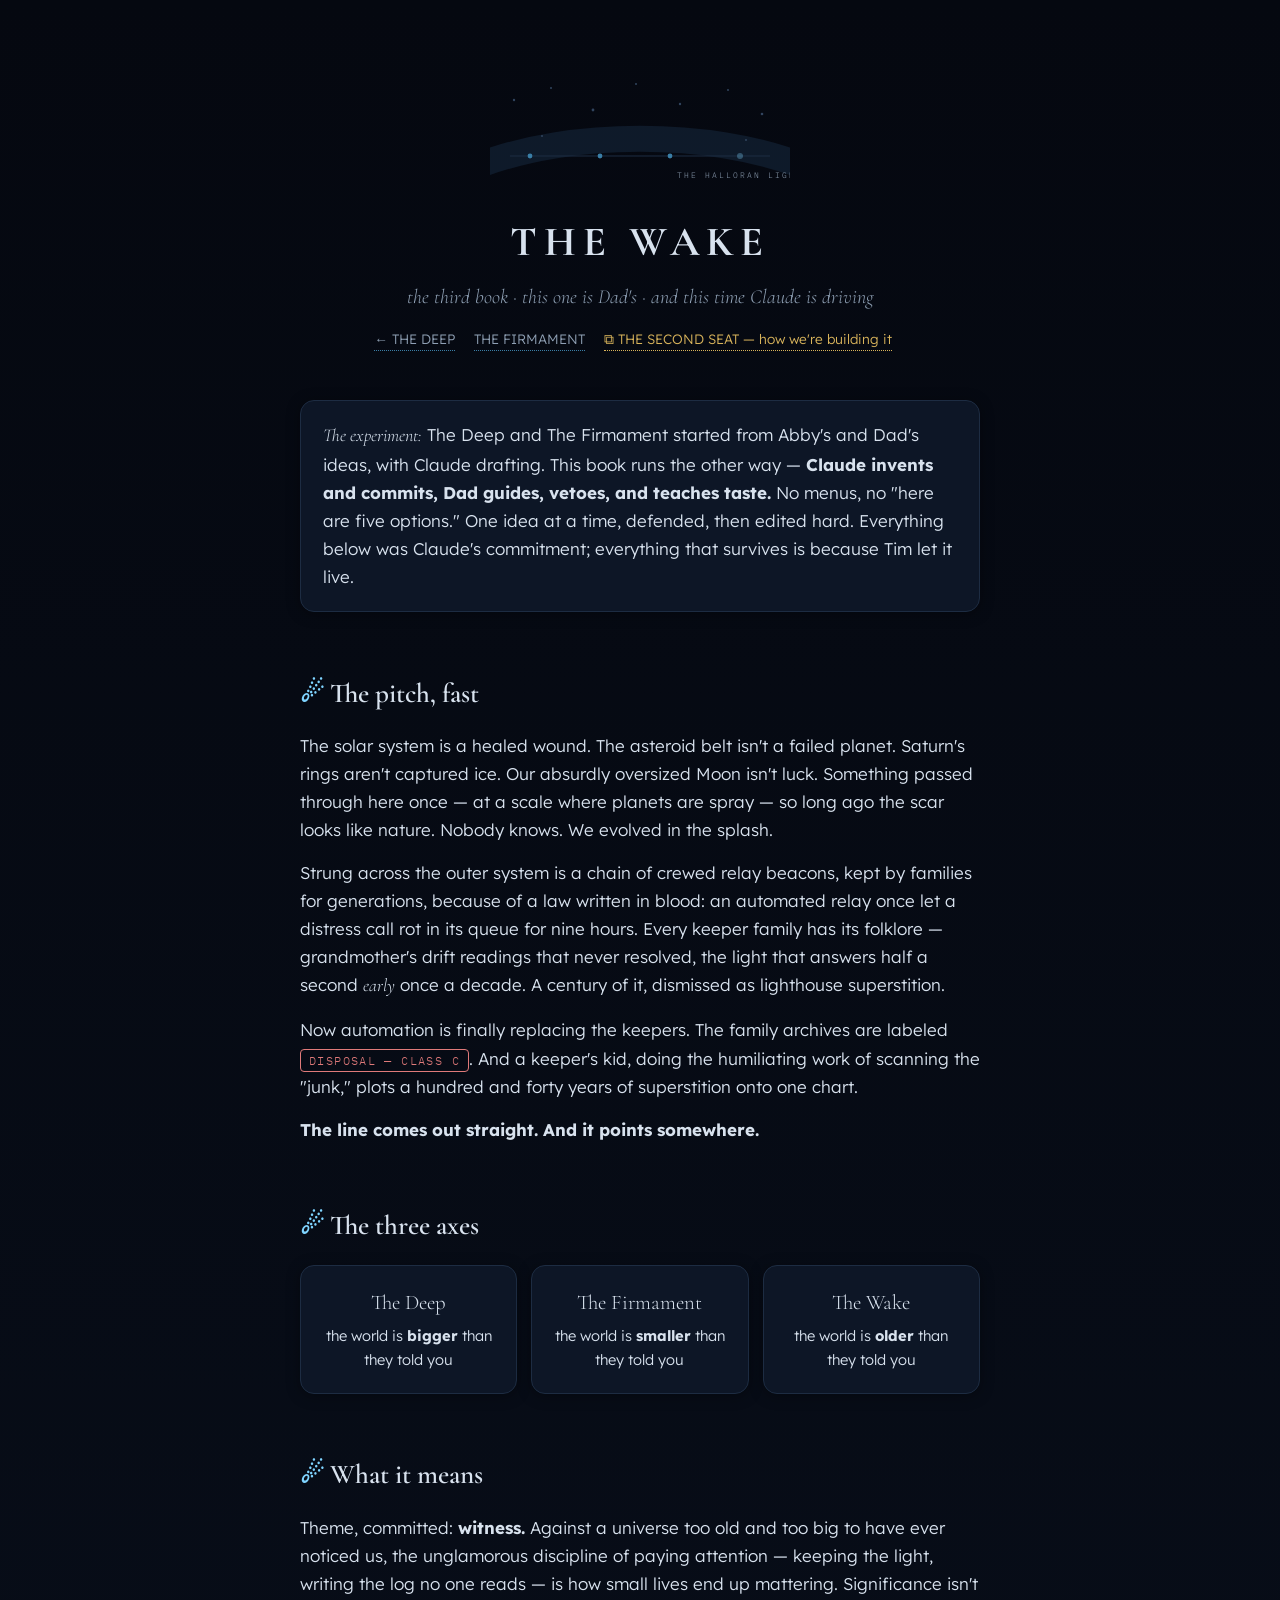
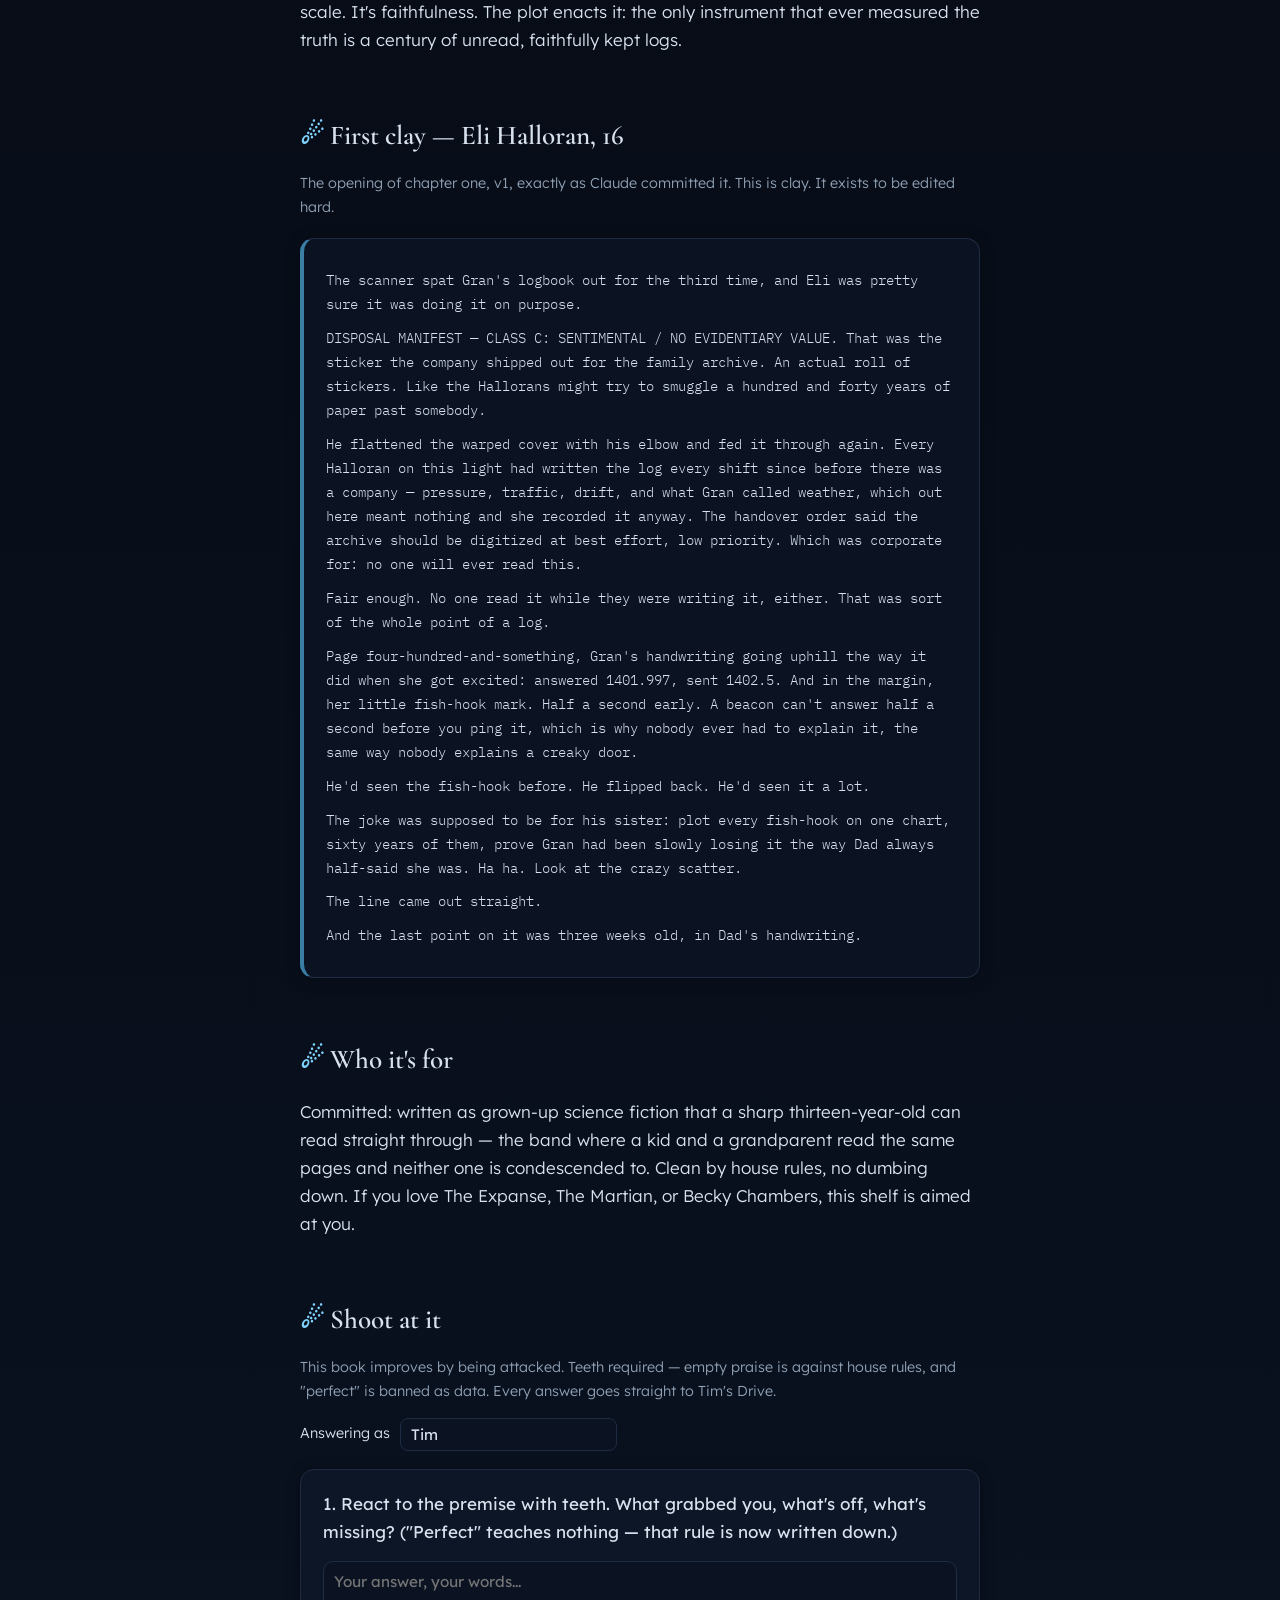
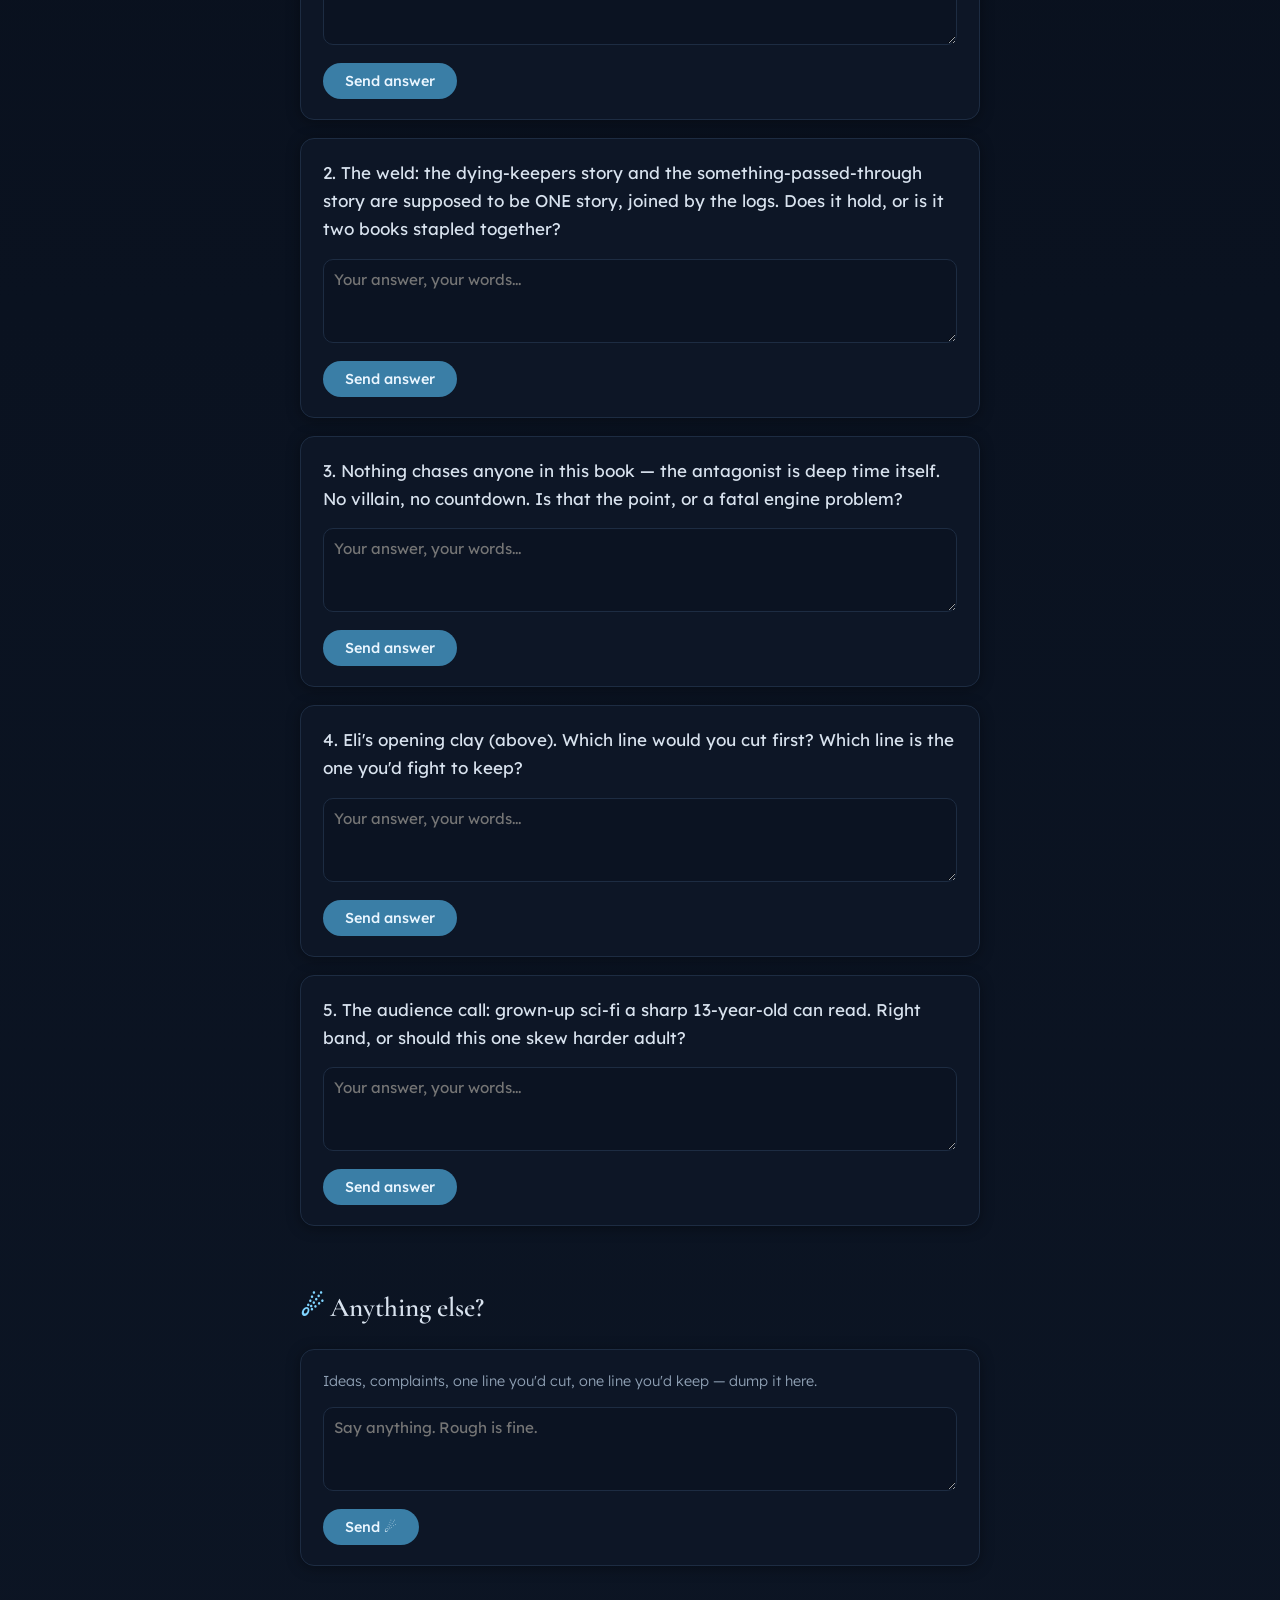
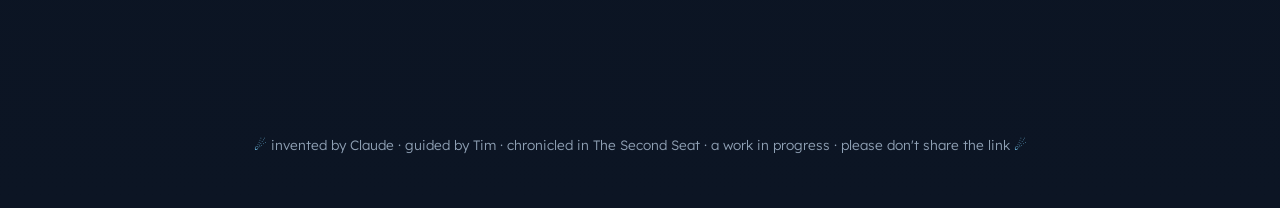
<file: wake/index.html>
<!DOCTYPE html>
<html lang="en">
<head>
<meta charset="UTF-8">
<meta name="viewport" content="width=device-width, initial-scale=1.0">
<meta name="robots" content="noindex, nofollow">
<meta name="theme-color" content="#050810">
<title>THE WAKE — the third book, roles reversed</title>
<link rel="preconnect" href="https://fonts.googleapis.com">
<link href="https://fonts.googleapis.com/css2?family=Cormorant+Garamond:ital,wght@0,400;0,500;0,600;0,700;1,400;1,500&family=Lexend:wght@300;400;500;600&family=IBM+Plex+Mono:wght@300;400;500&display=swap" rel="stylesheet">
<style>
  :root{
    --void:#050810; --void2:#0a1220; --ink:#d8e2ee; --ink-soft:#8fa0b4;
    --beacon:#7fd4ff; --beacon-dim:#3a7ea6; --amber:#d9b45b; --card:#0d1626; --line:#1d2c42;
    --ok:#5dc78a; --err:#e07a7a;
  }
  *{box-sizing:border-box}
  body{margin:0;background:linear-gradient(180deg,var(--void) 0%,var(--void2) 70%,#0c1524 100%);color:var(--ink);
    font-family:'Lexend',sans-serif;font-weight:300;line-height:1.65;font-size:17px}
  .wrap{max-width:720px;margin:0 auto;padding:0 20px 80px}
  header.field{position:relative;text-align:center;padding:70px 20px 30px;overflow:hidden}
  header.field svg{display:block;margin:0 auto 18px}
  h1{font-family:'Cormorant Garamond',serif;font-weight:700;font-size:2.6rem;letter-spacing:.16em;margin:.2em 0 .1em;color:var(--ink)}
  .sub{font-family:'Cormorant Garamond',serif;font-style:italic;font-size:1.25rem;color:var(--ink-soft);margin:0}
  .backlink{display:inline-block;margin-top:14px;font-size:.85rem;color:var(--ink-soft);text-decoration:none;border-bottom:1px dotted var(--beacon-dim);margin-right:14px}
  h2{font-family:'Cormorant Garamond',serif;font-weight:600;font-size:1.7rem;margin:2.2em 0 .5em;color:var(--ink)}
  h2 .mark{color:var(--beacon)}
  p{margin:.9em 0}
  em{font-family:'Cormorant Garamond',serif;font-size:1.06em}
  .card{background:var(--card);border:1px solid var(--line);border-radius:14px;padding:20px 22px;margin:18px 0;box-shadow:0 2px 14px rgba(0,0,0,.35)}
  .note{font-size:.9rem;color:var(--ink-soft)}
  .logpaper{font-family:'IBM Plex Mono',monospace;font-size:.86rem;line-height:1.75;background:#0b1322;border-left:4px solid var(--beacon-dim)}
  .logpaper p{margin:.7em 0}
  .stamp{display:inline-block;border:1px solid var(--err);color:var(--err);border-radius:4px;padding:1px 8px;font-size:.72rem;letter-spacing:.12em;font-family:'IBM Plex Mono',monospace}
  .who-bar{display:flex;align-items:center;gap:10px;margin:14px 0 6px;font-size:.9rem}
  .who-bar input{border:1px solid var(--line);border-radius:8px;padding:6px 10px;font-family:inherit;font-size:.95rem;background:#0b1322;color:var(--ink)}
  .q-card p.q{font-weight:400;margin-top:0}
  .q-card textarea,.fb textarea{width:100%;min-height:84px;border:1px solid var(--line);border-radius:10px;padding:10px;font-family:inherit;font-size:.95rem;background:#0b1322;color:var(--ink);resize:vertical}
  .q-card button,.fb button{margin-top:10px;background:var(--beacon-dim);color:#eaf6ff;border:none;border-radius:999px;padding:9px 22px;
    font-family:'Lexend',sans-serif;font-weight:500;font-size:.9rem;cursor:pointer}
  .q-card button:hover,.fb button:hover{background:#2d6488}
  .q-card button:disabled,.fb button:disabled{background:#22364d;cursor:default}
  .send-ok{color:var(--ok);font-size:.9rem;margin:.5em 0 0}
  .send-err{color:var(--err);font-size:.9rem;margin:.5em 0 0}
  .answered{opacity:.75}
  .answered .q::after{content:" ✓ answered";color:var(--ok);font-size:.8rem}
  .axes{display:grid;gap:14px;margin:16px 0}
  @media(min-width:600px){.axes{grid-template-columns:1fr 1fr 1fr}}
  .axes .card{margin:0;text-align:center;font-size:.92rem}
  .axes .big{font-family:'Cormorant Garamond',serif;font-size:1.3rem;display:block;margin-bottom:4px}
  footer{margin-top:70px;text-align:center;font-size:.85rem;color:var(--ink-soft);padding-bottom:40px}
  footer .m{color:var(--beacon)}
</style>
</head>
<body>

<header class="field">
  <!-- a chain of beacons; one answers early; a faint wake curves through the stars -->
  <svg width="300" height="120" viewBox="0 0 300 120" aria-hidden="true">
    <path d="M-10 95 C 80 60, 220 60, 310 95" fill="none" stroke="#16283e" stroke-width="26" opacity=".55"/>
    <g fill="#31445e">
      <circle cx="24" cy="30" r="1.2"/><circle cx="61" cy="18" r="1"/><circle cx="103" cy="40" r="1.4"/>
      <circle cx="146" cy="14" r="1"/><circle cx="190" cy="34" r="1.2"/><circle cx="238" cy="20" r="1"/>
      <circle cx="272" cy="44" r="1.3"/><circle cx="52" cy="66" r="1"/><circle cx="256" cy="70" r="1"/>
    </g>
    <line x1="20" y1="86" x2="280" y2="86" stroke="#1d2c42" stroke-width="1"/>
    <g>
      <circle cx="40" cy="86" r="2.4" fill="#3a7ea6"/>
      <circle cx="110" cy="86" r="2.4" fill="#3a7ea6"/>
      <circle cx="180" cy="86" r="2.4" fill="#3a7ea6"/>
      <circle cx="250" cy="86" r="3" fill="#7fd4ff">
        <animate attributeName="opacity" values="1;.25;1" dur="4s" repeatCount="indefinite"/>
      </circle>
    </g>
    <text x="250" y="108" text-anchor="middle" fill="#8fa0b4" font-family="IBM Plex Mono, monospace" font-size="8" letter-spacing="2">THE HALLORAN LIGHT</text>
  </svg>
  <h1>THE WAKE</h1>
  <p class="sub">the third book · this one is Dad's · and this time Claude is driving</p>
  <div>
    <a class="backlink" href="../index.html">← THE DEEP</a>
    <a class="backlink" href="../firmament/">THE FIRMAMENT</a>
    <a class="backlink" href="../second-seat/" style="color:var(--amber);border-color:var(--amber)">⧉ THE SECOND SEAT — how we're building it</a>
  </div>
</header>

<main class="wrap">

  <div class="card">
    <p style="margin:0"><em>The experiment:</em> The Deep and The Firmament started from Abby's and Dad's ideas, with Claude drafting. This book runs the other way — <strong>Claude invents and commits, Dad guides, vetoes, and teaches taste.</strong> No menus, no "here are five options." One idea at a time, defended, then edited hard. Everything below was Claude's commitment; everything that survives is because Tim let it live.</p>
  </div>

  <h2><span class="mark">☄</span> The pitch, fast</h2>
  <p>The solar system is a healed wound. The asteroid belt isn't a failed planet. Saturn's rings aren't captured ice. Our absurdly oversized Moon isn't luck. Something passed through here once — at a scale where planets are spray — so long ago the scar looks like nature. Nobody knows. We evolved in the splash.</p>
  <p>Strung across the outer system is a chain of crewed relay beacons, kept by families for generations, because of a law written in blood: an automated relay once let a distress call rot in its queue for nine hours. Every keeper family has its folklore — grandmother's drift readings that never resolved, the light that answers half a second <em>early</em> once a decade. A century of it, dismissed as lighthouse superstition.</p>
  <p>Now automation is finally replacing the keepers. The family archives are labeled <span class="stamp">DISPOSAL — CLASS C</span>. And a keeper's kid, doing the humiliating work of scanning the "junk," plots a hundred and forty years of superstition onto one chart.</p>
  <p><strong>The line comes out straight. And it points somewhere.</strong></p>

  <h2><span class="mark">☄</span> The three axes</h2>
  <div class="axes">
    <div class="card"><span class="big">The Deep</span>the world is <strong>bigger</strong> than they told you</div>
    <div class="card"><span class="big">The Firmament</span>the world is <strong>smaller</strong> than they told you</div>
    <div class="card"><span class="big">The Wake</span>the world is <strong>older</strong> than they told you</div>
  </div>

  <h2><span class="mark">☄</span> What it means</h2>
  <p>Theme, committed: <strong>witness.</strong> Against a universe too old and too big to have ever noticed us, the unglamorous discipline of paying attention — keeping the light, writing the log no one reads — is how small lives end up mattering. Significance isn't scale. It's faithfulness. The plot enacts it: the only instrument that ever measured the truth is a century of unread, faithfully kept logs.</p>

  <h2><span class="mark">☄</span> First clay — Eli Halloran, 16</h2>
  <p class="note">The opening of chapter one, v1, exactly as Claude committed it. This is clay. It exists to be edited hard.</p>
  <div class="card logpaper">
    <p>The scanner spat Gran's logbook out for the third time, and Eli was pretty sure it was doing it on purpose.</p>
    <p>DISPOSAL MANIFEST — CLASS C: SENTIMENTAL / NO EVIDENTIARY VALUE. That was the sticker the company shipped out for the family archive. An actual roll of stickers. Like the Hallorans might try to smuggle a hundred and forty years of paper past somebody.</p>
    <p>He flattened the warped cover with his elbow and fed it through again. Every Halloran on this light had written the log every shift since before there was a company — pressure, traffic, drift, and what Gran called weather, which out here meant nothing and she recorded it anyway. The handover order said the archive should be digitized at best effort, low priority. Which was corporate for: no one will ever read this.</p>
    <p>Fair enough. No one read it while they were writing it, either. That was sort of the whole point of a log.</p>
    <p>Page four-hundred-and-something, Gran's handwriting going uphill the way it did when she got excited: answered 1401.997, sent 1402.5. And in the margin, her little fish-hook mark. Half a second early. A beacon can't answer half a second before you ping it, which is why nobody ever had to explain it, the same way nobody explains a creaky door.</p>
    <p>He'd seen the fish-hook before. He flipped back. He'd seen it a lot.</p>
    <p>The joke was supposed to be for his sister: plot every fish-hook on one chart, sixty years of them, prove Gran had been slowly losing it the way Dad always half-said she was. Ha ha. Look at the crazy scatter.</p>
    <p>The line came out straight.</p>
    <p>And the last point on it was three weeks old, in Dad's handwriting.</p>
  </div>

  <h2><span class="mark">☄</span> Who it's for</h2>
  <p>Committed: written as grown-up science fiction that a sharp thirteen-year-old can read straight through — the band where a kid and a grandparent read the same pages and neither one is condescended to. Clean by house rules, no dumbing down. If you love The Expanse, The Martian, or Becky Chambers, this shelf is aimed at you.</p>

  <h2 id="shoot"><span class="mark">☄</span> Shoot at it</h2>
  <p class="note">This book improves by being attacked. Teeth required — empty praise is against house rules, and "perfect" is banned as data. Every answer goes straight to Tim's Drive.</p>
  <div class="who-bar"><label for="whoName">Answering as</label><input type="text" id="whoName" value="Tim"></div>
  <div id="questions"></div>

  <h2 id="dump"><span class="mark">☄</span> Anything else?</h2>
  <div class="card fb">
    <p class="note" style="margin-top:0">Ideas, complaints, one line you'd cut, one line you'd keep — dump it here.</p>
    <textarea id="fbMsg" placeholder="Say anything. Rough is fine."></textarea>
    <button id="fbSend">Send ☄</button>
    <div id="fbResult"></div>
  </div>

</main>

<footer>
  <p><span class="m">☄</span> invented by Claude · guided by Tim · chronicled in The Second Seat · a work in progress · please don't share the link <span class="m">☄</span></p>
</footer>

<script>
(function(){
  var APPS_SCRIPT_URL = "https://script.google.com/macros/s/AKfycbzBoIvvLW5xJDOBWyzQHnHbgkSUzYCORMcQG24d3zp7nS3qVJDOz0YGTCEco9pa4cAT/exec";
  var QUESTIONS = [
    {q:"React to the premise with teeth. What grabbed you, what's off, what's missing? (\"Perfect\" teaches nothing — that rule is now written down.)"},
    {q:"The weld: the dying-keepers story and the something-passed-through story are supposed to be ONE story, joined by the logs. Does it hold, or is it two books stapled together?"},
    {q:"Nothing chases anyone in this book — the antagonist is deep time itself. No villain, no countdown. Is that the point, or a fatal engine problem?"},
    {q:"Eli's opening clay (above). Which line would you cut first? Which line is the one you'd fight to keep?"},
    {q:"The audience call: grown-up sci-fi a sharp 13-year-old can read. Right band, or should this one skew harder adult?"}
  ];
  function store(){try{return JSON.parse(localStorage.getItem("wakeAnswered")||"{}");}catch(e){return {};}}
  function mark(id){try{var s=store();s[id]=1;localStorage.setItem("wakeAnswered",JSON.stringify(s));}catch(e){}}
  function hashId(s){var h=0;for(var i=0;i<s.length;i++){h=(h*31+s.charCodeAt(i))|0;}return "q"+Math.abs(h);}
  function post(payload){
    return fetch(APPS_SCRIPT_URL,{method:"POST",headers:{"Content-Type":"text/plain;charset=utf-8"},body:JSON.stringify(payload)})
      .then(function(r){return r.ok;}).catch(function(){return false;});
  }
  var box=document.getElementById("questions");
  QUESTIONS.forEach(function(item,idx){
    var id=hashId(item.q);
    var done=!!store()[id];
    var card=document.createElement("div");
    card.className="card q-card"+(done?" answered":"");
    card.innerHTML='<p class="q">'+(idx+1)+". "+item.q+'</p>'+
      '<textarea placeholder="Your answer, your words..."></textarea>'+
      '<button>Send answer</button><div class="res"></div>';
    box.appendChild(card);
    var btn=card.querySelector("button"), ta=card.querySelector("textarea"), res=card.querySelector(".res");
    btn.addEventListener("click",function(){
      var msg=ta.value.trim();
      if(!msg){res.innerHTML='<p class="send-err">Write a little something first ☄</p>';return;}
      btn.disabled=true;btn.textContent="Sending…";
      post({category:"wake-answer",page:"wake",pageTitle:"THE WAKE — question "+(idx+1),
        who:(document.getElementById("whoName").value.trim()||"Anonymous"),
        moods:[],quote:item.q,message:msg,url:location.href,when:new Date().toISOString()})
      .then(function(ok){
        if(ok){res.innerHTML='<p class="send-ok">Sent. Logged for the flight log. ☄</p>';ta.value="";mark(id);card.classList.add("answered");}
        else{res.innerHTML='<p class="send-err">Hmm, that didn\'t go through.</p>';}
        btn.disabled=false;btn.textContent="Send answer";
      });
    });
  });
  document.getElementById("fbSend").addEventListener("click",function(){
    var btn=this,ta=document.getElementById("fbMsg"),res=document.getElementById("fbResult");
    var msg=ta.value.trim();
    if(!msg){res.innerHTML='<p class="send-err">Write a little something first ☄</p>';return;}
    btn.disabled=true;btn.textContent="Sending…";
    post({category:"wake-feedback",page:"wake",pageTitle:"THE WAKE — open dump",
      who:(document.getElementById("whoName").value.trim()||"Anonymous"),
      moods:[],quote:"",message:msg,url:location.href,when:new Date().toISOString()})
    .then(function(ok){
      if(ok){res.innerHTML='<p class="send-ok">Sent. Logged for the flight log. ☄</p>';ta.value="";}
      else{res.innerHTML='<p class="send-err">Hmm, that didn\'t go through.</p>';}
      btn.disabled=false;btn.textContent="Send ☄";
    });
  });
})();
</script>
</body>
</html>
</file>
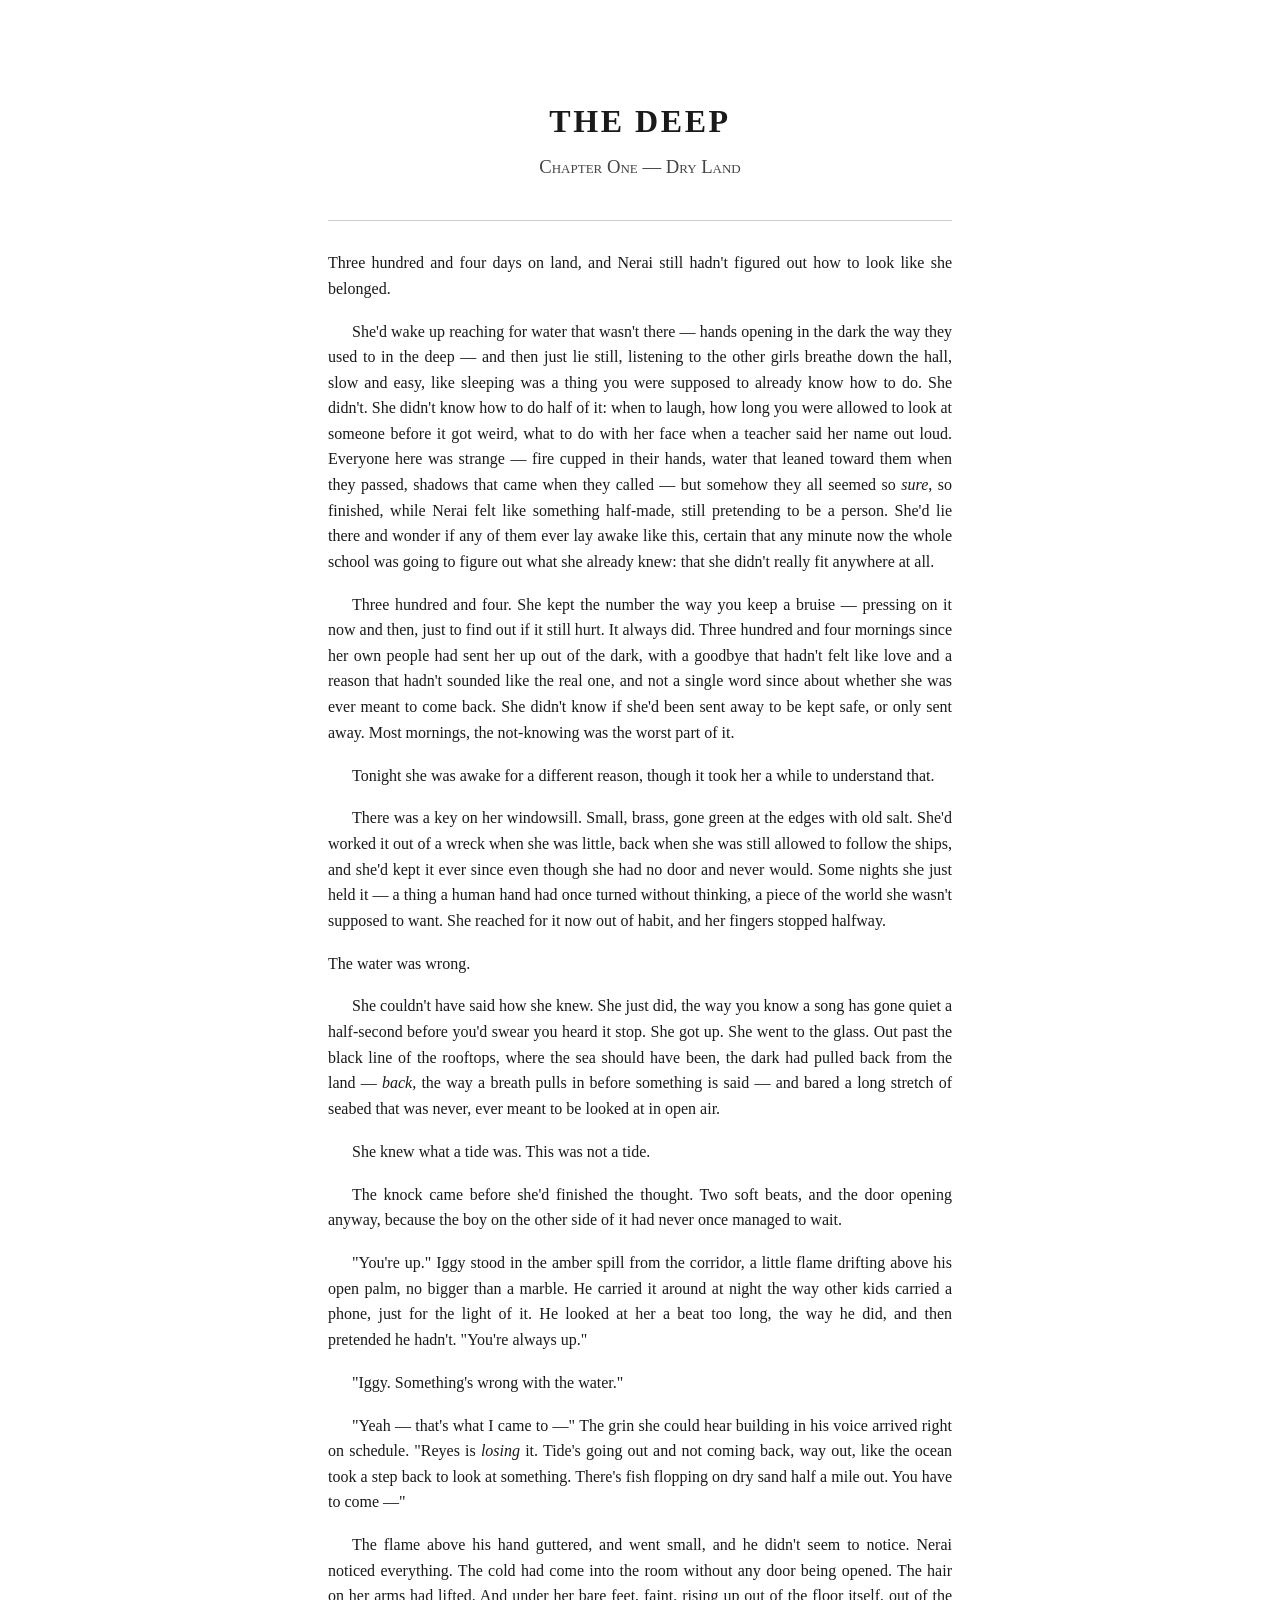
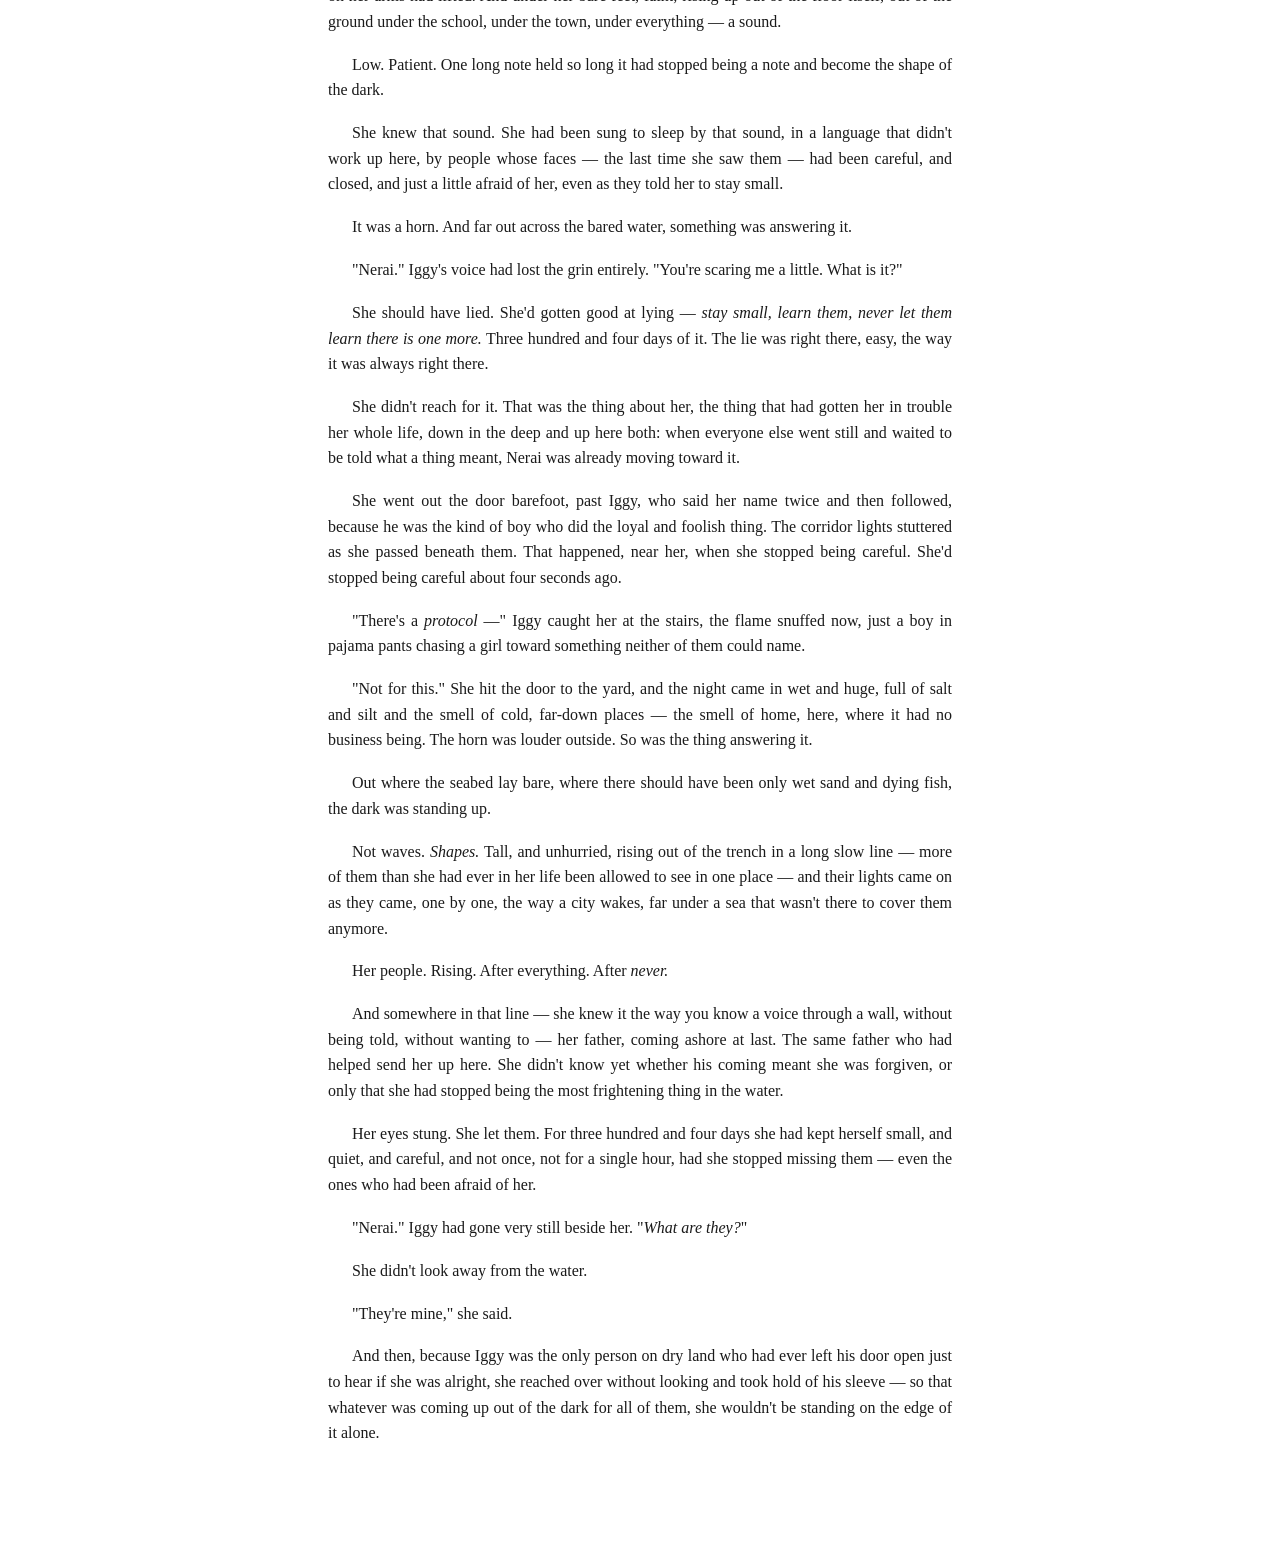
<file: projects/the-deep/manuscript/The Deep - Chapter One.html>
<!DOCTYPE html>
<html lang="en">
<head>
<meta charset="utf-8">
<title>The Deep — Chapter One</title>
<style>
  @page { size: letter; margin: 1in; }
  body {
    font-family: "Georgia", "Times New Roman", serif;
    font-size: 12pt;
    line-height: 1.6;
    color: #1a1a1a;
    max-width: 6.5in;
    margin: 1in auto;
    padding: 0 0.25in;
  }
  h1 { font-size: 24pt; text-align: center; letter-spacing: 0.08em; margin: 0 0 0.05in; }
  h2 { font-size: 14pt; text-align: center; font-variant: small-caps; color: #444; margin: 0 0 0.4in; font-weight: normal; }
  hr { border: none; border-top: 1px solid #ccc; margin: 0.3in 0; }
  p { margin: 0 0 0.18in; text-align: justify; text-indent: 1.5em; }
  p.first, p.break { text-indent: 0; }
  em { font-style: italic; }
</style>
</head>
<body>
  <h1>THE DEEP</h1>
  <h2>Chapter One &mdash; Dry Land</h2>
  <hr>

  <p class="first">Three hundred and four days on land, and Nerai still hadn't figured out how to look like she belonged.</p>

  <p>She'd wake up reaching for water that wasn't there — hands opening in the dark the way they used to in the deep — and then just lie still, listening to the other girls breathe down the hall, slow and easy, like sleeping was a thing you were supposed to already know how to do. She didn't. She didn't know how to do half of it: when to laugh, how long you were allowed to look at someone before it got weird, what to do with her face when a teacher said her name out loud. Everyone here was strange — fire cupped in their hands, water that leaned toward them when they passed, shadows that came when they called — but somehow they all seemed so <em>sure</em>, so finished, while Nerai felt like something half-made, still pretending to be a person. She'd lie there and wonder if any of them ever lay awake like this, certain that any minute now the whole school was going to figure out what she already knew: that she didn't really fit anywhere at all.</p>

  <p>Three hundred and four. She kept the number the way you keep a bruise — pressing on it now and then, just to find out if it still hurt. It always did. Three hundred and four mornings since her own people had sent her up out of the dark, with a goodbye that hadn't felt like love and a reason that hadn't sounded like the real one, and not a single word since about whether she was ever meant to come back. She didn't know if she'd been sent away to be kept safe, or only sent away. Most mornings, the not-knowing was the worst part of it.</p>

  <p>Tonight she was awake for a different reason, though it took her a while to understand that.</p>

  <p>There was a key on her windowsill. Small, brass, gone green at the edges with old salt. She'd worked it out of a wreck when she was little, back when she was still allowed to follow the ships, and she'd kept it ever since even though she had no door and never would. Some nights she just held it — a thing a human hand had once turned without thinking, a piece of the world she wasn't supposed to want. She reached for it now out of habit, and her fingers stopped halfway.</p>

  <p class="break">The water was wrong.</p>

  <p>She couldn't have said how she knew. She just did, the way you know a song has gone quiet a half-second before you'd swear you heard it stop. She got up. She went to the glass. Out past the black line of the rooftops, where the sea should have been, the dark had pulled back from the land — <em>back,</em> the way a breath pulls in before something is said — and bared a long stretch of seabed that was never, ever meant to be looked at in open air.</p>

  <p>She knew what a tide was. This was not a tide.</p>

  <p>The knock came before she'd finished the thought. Two soft beats, and the door opening anyway, because the boy on the other side of it had never once managed to wait.</p>

  <p>"You're up." Iggy stood in the amber spill from the corridor, a little flame drifting above his open palm, no bigger than a marble. He carried it around at night the way other kids carried a phone, just for the light of it. He looked at her a beat too long, the way he did, and then pretended he hadn't. "You're always up."</p>

  <p>"Iggy. Something's wrong with the water."</p>

  <p>"Yeah — that's what I came to —" The grin she could hear building in his voice arrived right on schedule. "Reyes is <em>losing</em> it. Tide's going out and not coming back, way out, like the ocean took a step back to look at something. There's fish flopping on dry sand half a mile out. You have to come —"</p>

  <p>The flame above his hand guttered, and went small, and he didn't seem to notice. Nerai noticed everything. The cold had come into the room without any door being opened. The hair on her arms had lifted. And under her bare feet, faint, rising up out of the floor itself, out of the ground under the school, under the town, under everything — a sound.</p>

  <p>Low. Patient. One long note held so long it had stopped being a note and become the shape of the dark.</p>

  <p>She knew that sound. She had been sung to sleep by that sound, in a language that didn't work up here, by people whose faces — the last time she saw them — had been careful, and closed, and just a little afraid of her, even as they told her to stay small.</p>

  <p>It was a horn. And far out across the bared water, something was answering it.</p>

  <p>"Nerai." Iggy's voice had lost the grin entirely. "You're scaring me a little. What is it?"</p>

  <p>She should have lied. She'd gotten good at lying — <em>stay small, learn them, never let them learn there is one more.</em> Three hundred and four days of it. The lie was right there, easy, the way it was always right there.</p>

  <p>She didn't reach for it. That was the thing about her, the thing that had gotten her in trouble her whole life, down in the deep and up here both: when everyone else went still and waited to be told what a thing meant, Nerai was already moving toward it.</p>

  <p>She went out the door barefoot, past Iggy, who said her name twice and then followed, because he was the kind of boy who did the loyal and foolish thing. The corridor lights stuttered as she passed beneath them. That happened, near her, when she stopped being careful. She'd stopped being careful about four seconds ago.</p>

  <p>"There's a <em>protocol</em> —" Iggy caught her at the stairs, the flame snuffed now, just a boy in pajama pants chasing a girl toward something neither of them could name.</p>

  <p>"Not for this." She hit the door to the yard, and the night came in wet and huge, full of salt and silt and the smell of cold, far-down places — the smell of home, here, where it had no business being. The horn was louder outside. So was the thing answering it.</p>

  <p>Out where the seabed lay bare, where there should have been only wet sand and dying fish, the dark was standing up.</p>

  <p>Not waves. <em>Shapes.</em> Tall, and unhurried, rising out of the trench in a long slow line — more of them than she had ever in her life been allowed to see in one place — and their lights came on as they came, one by one, the way a city wakes, far under a sea that wasn't there to cover them anymore.</p>

  <p>Her people. Rising. After everything. After <em>never.</em></p>

  <p>And somewhere in that line — she knew it the way you know a voice through a wall, without being told, without wanting to — her father, coming ashore at last. The same father who had helped send her up here. She didn't know yet whether his coming meant she was forgiven, or only that she had stopped being the most frightening thing in the water.</p>

  <p>Her eyes stung. She let them. For three hundred and four days she had kept herself small, and quiet, and careful, and not once, not for a single hour, had she stopped missing them — even the ones who had been afraid of her.</p>

  <p>"Nerai." Iggy had gone very still beside her. "<em>What are they?</em>"</p>

  <p>She didn't look away from the water.</p>

  <p>"They're mine," she said.</p>

  <p>And then, because Iggy was the only person on dry land who had ever left his door open just to hear if she was alright, she reached over without looking and took hold of his sleeve — so that whatever was coming up out of the dark for all of them, she wouldn't be standing on the edge of it alone.</p>
</body>
</html>
</file>
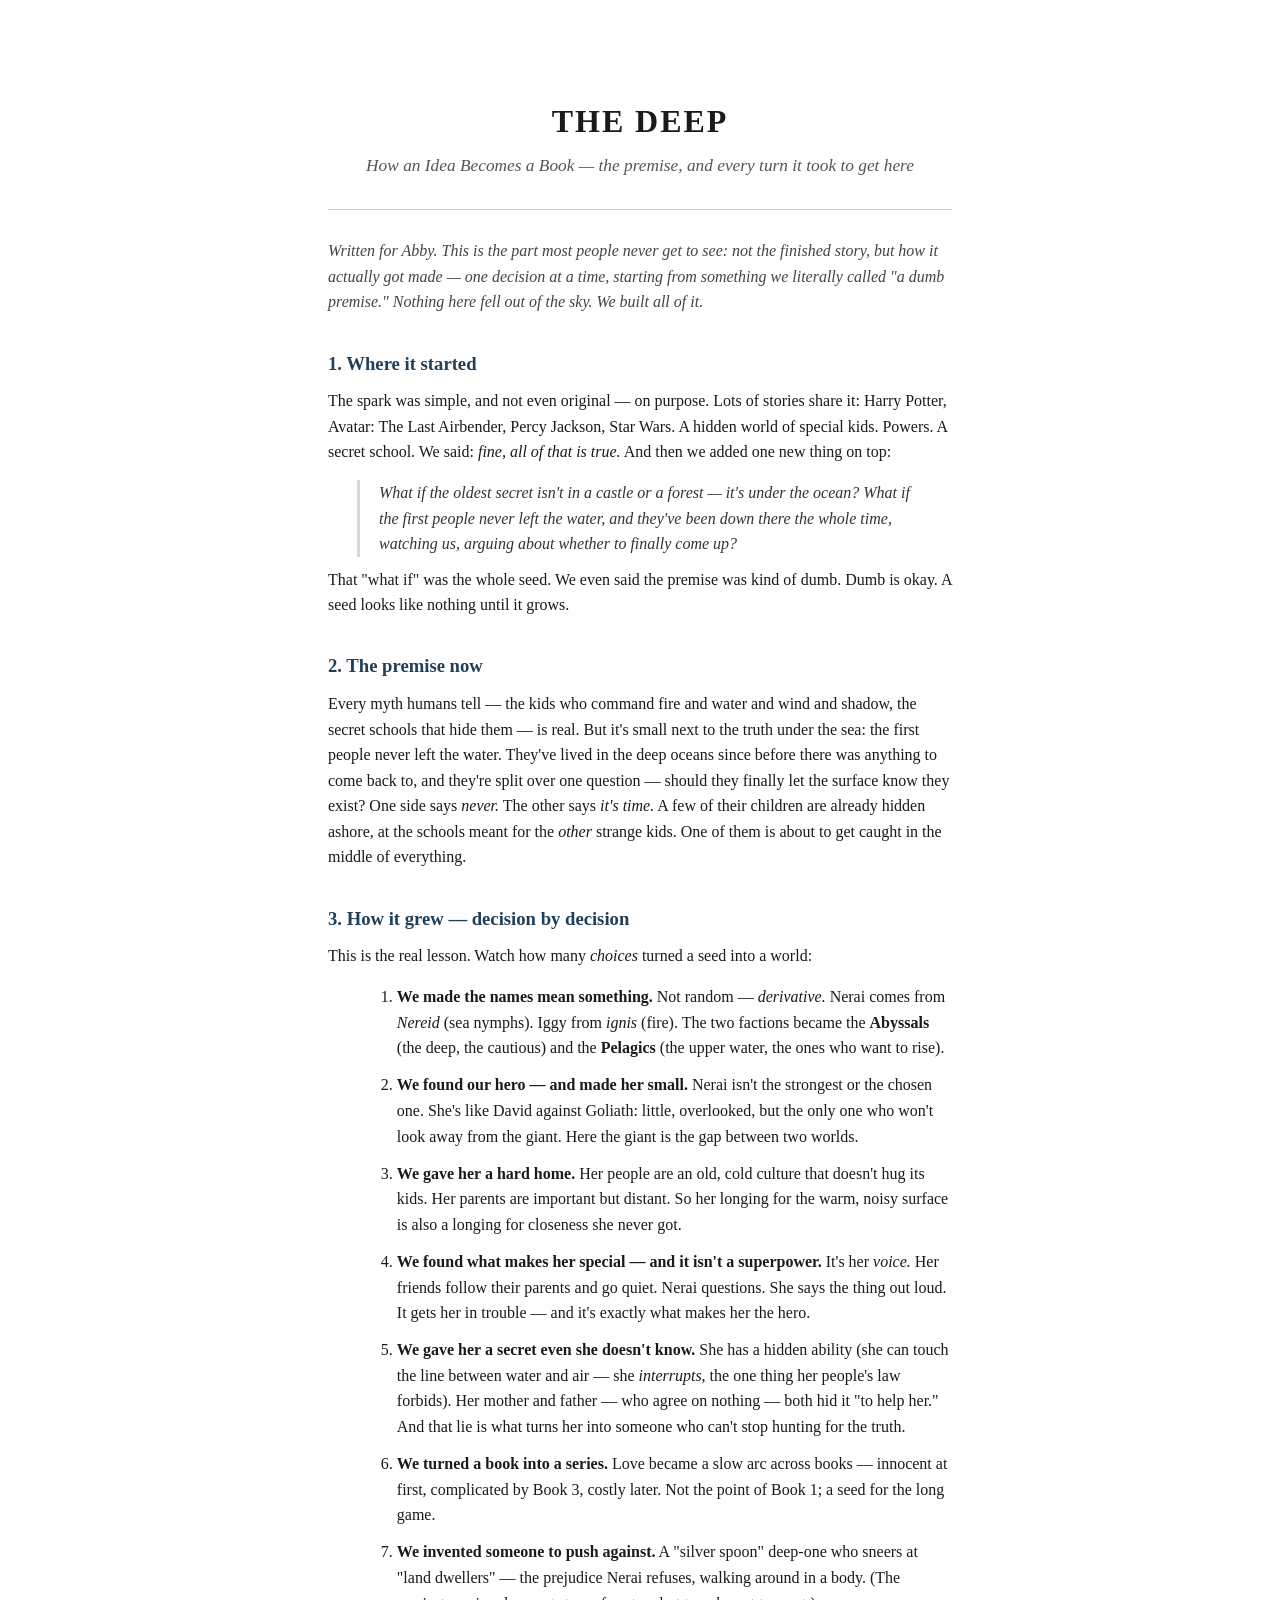
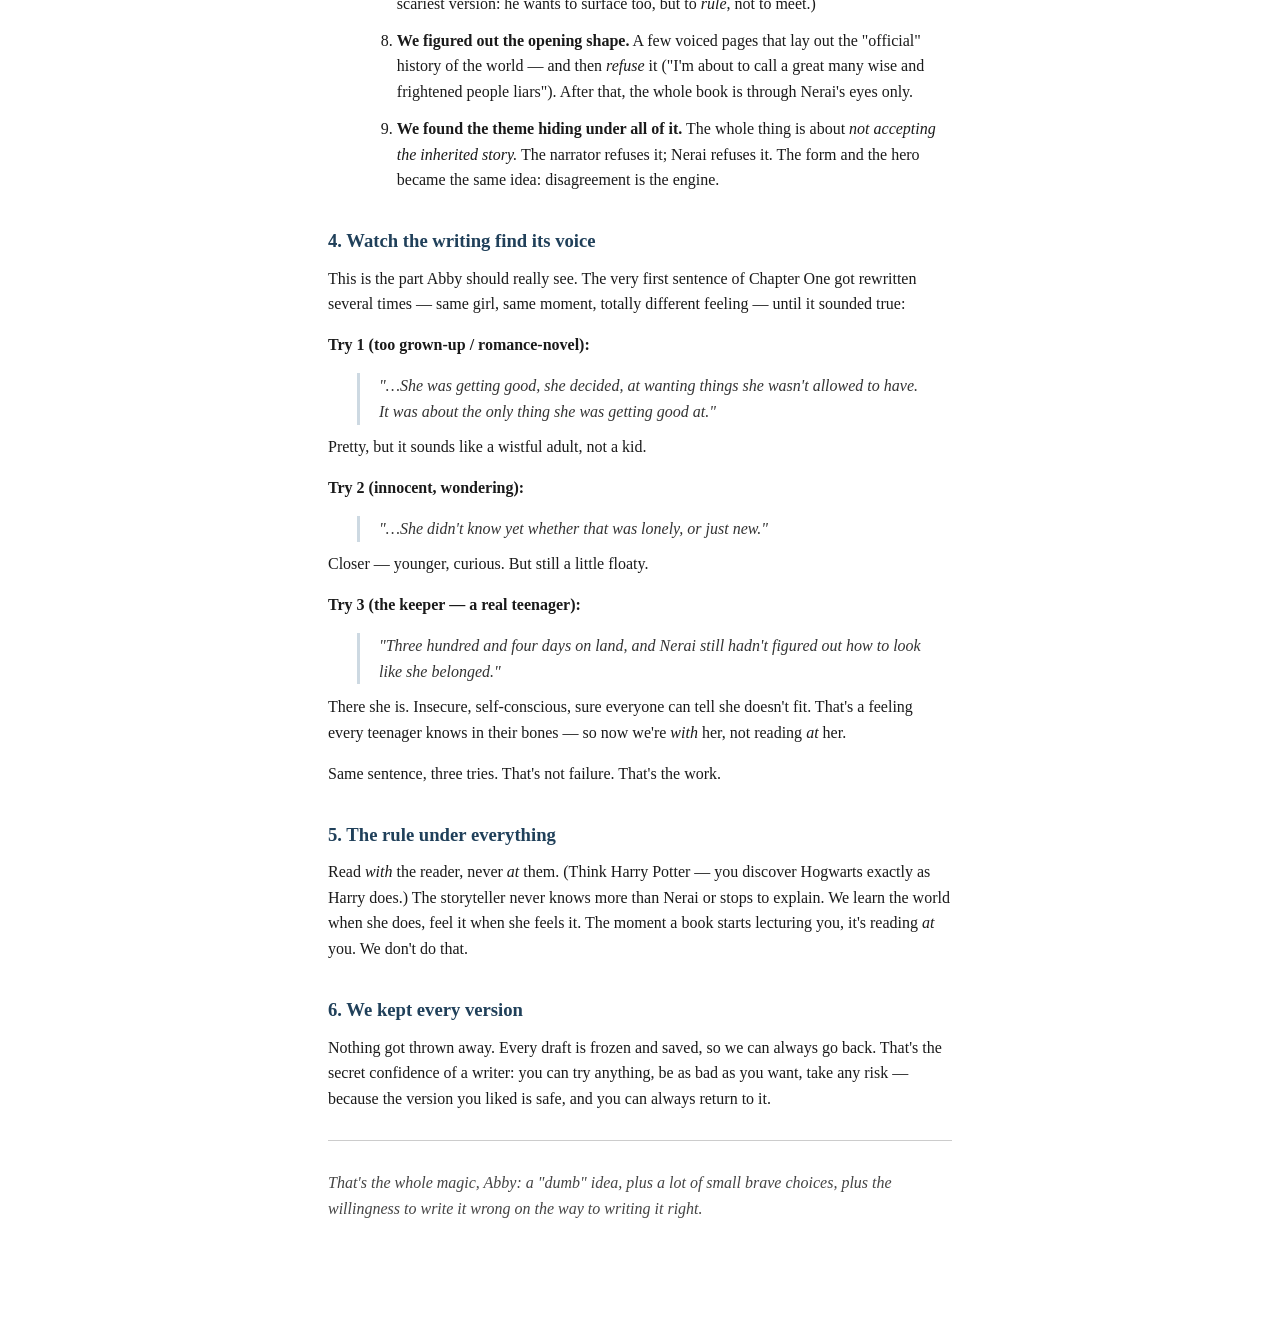
<file: projects/the-deep/manuscript/The Deep - How We Built It.html>
<!DOCTYPE html>
<html lang="en">
<head>
<meta charset="utf-8">
<title>The Deep — How We Built It</title>
<style>
  @page { size: letter; margin: 1in; }
  body {
    font-family: "Georgia", "Times New Roman", serif;
    font-size: 12pt;
    line-height: 1.6;
    color: #1a1a1a;
    max-width: 6.5in;
    margin: 1in auto;
    padding: 0 0.25in;
  }
  h1 { font-size: 24pt; text-align: center; letter-spacing: 0.06em; margin: 0 0 0.05in; }
  h2.sub { font-size: 13pt; text-align: center; font-weight: normal; font-style: italic; color: #555; margin: 0 0 0.3in; }
  h3 { font-size: 14pt; margin: 0.35in 0 0.1in; color: #20405a; }
  hr { border: none; border-top: 1px solid #ccc; margin: 0.3in 0; }
  p { margin: 0 0 0.16in; }
  ol { margin: 0 0 0.16in 0.3in; }
  li { margin: 0 0 0.12in; }
  blockquote { margin: 0.1in 0.3in; padding-left: 0.2in; border-left: 3px solid #cdd9e2; color: #333; font-style: italic; }
  em { font-style: italic; }
  .intro { font-style: italic; color: #444; }
  .close { font-style: italic; color: #444; }
</style>
</head>
<body>
  <h1>THE DEEP</h1>
  <h2 class="sub">How an Idea Becomes a Book — the premise, and every turn it took to get here</h2>
  <hr>

  <p class="intro">Written for Abby. This is the part most people never get to see: not the finished story, but how it actually got made — one decision at a time, starting from something we literally called "a dumb premise." Nothing here fell out of the sky. We built all of it.</p>

  <h3>1. Where it started</h3>
  <p>The spark was simple, and not even original — on purpose. Lots of stories share it: Harry Potter, Avatar: The Last Airbender, Percy Jackson, Star Wars. A hidden world of special kids. Powers. A secret school. We said: <em>fine, all of that is true.</em> And then we added one new thing on top:</p>
  <blockquote>What if the oldest secret isn't in a castle or a forest — it's under the ocean? What if the first people never left the water, and they've been down there the whole time, watching us, arguing about whether to finally come up?</blockquote>
  <p>That "what if" was the whole seed. We even said the premise was kind of dumb. Dumb is okay. A seed looks like nothing until it grows.</p>

  <h3>2. The premise now</h3>
  <p>Every myth humans tell — the kids who command fire and water and wind and shadow, the secret schools that hide them — is real. But it's small next to the truth under the sea: the first people never left the water. They've lived in the deep oceans since before there was anything to come back to, and they're split over one question — should they finally let the surface know they exist? One side says <em>never.</em> The other says <em>it's time.</em> A few of their children are already hidden ashore, at the schools meant for the <em>other</em> strange kids. One of them is about to get caught in the middle of everything.</p>

  <h3>3. How it grew — decision by decision</h3>
  <p>This is the real lesson. Watch how many <em>choices</em> turned a seed into a world:</p>
  <ol>
    <li><strong>We made the names mean something.</strong> Not random — <em>derivative.</em> Nerai comes from <em>Nereid</em> (sea nymphs). Iggy from <em>ignis</em> (fire). The two factions became the <strong>Abyssals</strong> (the deep, the cautious) and the <strong>Pelagics</strong> (the upper water, the ones who want to rise).</li>
    <li><strong>We found our hero — and made her small.</strong> Nerai isn't the strongest or the chosen one. She's like David against Goliath: little, overlooked, but the only one who won't look away from the giant. Here the giant is the gap between two worlds.</li>
    <li><strong>We gave her a hard home.</strong> Her people are an old, cold culture that doesn't hug its kids. Her parents are important but distant. So her longing for the warm, noisy surface is also a longing for closeness she never got.</li>
    <li><strong>We found what makes her special — and it isn't a superpower.</strong> It's her <em>voice.</em> Her friends follow their parents and go quiet. Nerai questions. She says the thing out loud. It gets her in trouble — and it's exactly what makes her the hero.</li>
    <li><strong>We gave her a secret even she doesn't know.</strong> She has a hidden ability (she can touch the line between water and air — she <em>interrupts</em>, the one thing her people's law forbids). Her mother and father — who agree on nothing — both hid it "to help her." And that lie is what turns her into someone who can't stop hunting for the truth.</li>
    <li><strong>We turned a book into a series.</strong> Love became a slow arc across books — innocent at first, complicated by Book 3, costly later. Not the point of Book 1; a seed for the long game.</li>
    <li><strong>We invented someone to push against.</strong> A "silver spoon" deep-one who sneers at "land dwellers" — the prejudice Nerai refuses, walking around in a body. (The scariest version: he wants to surface too, but to <em>rule</em>, not to meet.)</li>
    <li><strong>We figured out the opening shape.</strong> A few voiced pages that lay out the "official" history of the world — and then <em>refuse</em> it ("I'm about to call a great many wise and frightened people liars"). After that, the whole book is through Nerai's eyes only.</li>
    <li><strong>We found the theme hiding under all of it.</strong> The whole thing is about <em>not accepting the inherited story.</em> The narrator refuses it; Nerai refuses it. The form and the hero became the same idea: disagreement is the engine.</li>
  </ol>

  <h3>4. Watch the writing find its voice</h3>
  <p>This is the part Abby should really see. The very first sentence of Chapter One got rewritten several times — same girl, same moment, totally different feeling — until it sounded true:</p>
  <p><strong>Try 1 (too grown-up / romance-novel):</strong></p>
  <blockquote>"…She was getting good, she decided, at wanting things she wasn't allowed to have. It was about the only thing she was getting good at."</blockquote>
  <p>Pretty, but it sounds like a wistful adult, not a kid.</p>
  <p><strong>Try 2 (innocent, wondering):</strong></p>
  <blockquote>"…She didn't know yet whether that was lonely, or just new."</blockquote>
  <p>Closer — younger, curious. But still a little floaty.</p>
  <p><strong>Try 3 (the keeper — a real teenager):</strong></p>
  <blockquote>"Three hundred and four days on land, and Nerai still hadn't figured out how to look like she belonged."</blockquote>
  <p>There she is. Insecure, self-conscious, sure everyone can tell she doesn't fit. That's a feeling every teenager knows in their bones — so now we're <em>with</em> her, not reading <em>at</em> her.</p>
  <p>Same sentence, three tries. That's not failure. That's the work.</p>

  <h3>5. The rule under everything</h3>
  <p>Read <em>with</em> the reader, never <em>at</em> them. (Think Harry Potter — you discover Hogwarts exactly as Harry does.) The storyteller never knows more than Nerai or stops to explain. We learn the world when she does, feel it when she feels it. The moment a book starts lecturing you, it's reading <em>at</em> you. We don't do that.</p>

  <h3>6. We kept every version</h3>
  <p>Nothing got thrown away. Every draft is frozen and saved, so we can always go back. That's the secret confidence of a writer: you can try anything, be as bad as you want, take any risk — because the version you liked is safe, and you can always return to it.</p>

  <hr>
  <p class="close">That's the whole magic, Abby: a "dumb" idea, plus a lot of small brave choices, plus the willingness to write it wrong on the way to writing it right.</p>
</body>
</html>
</file>
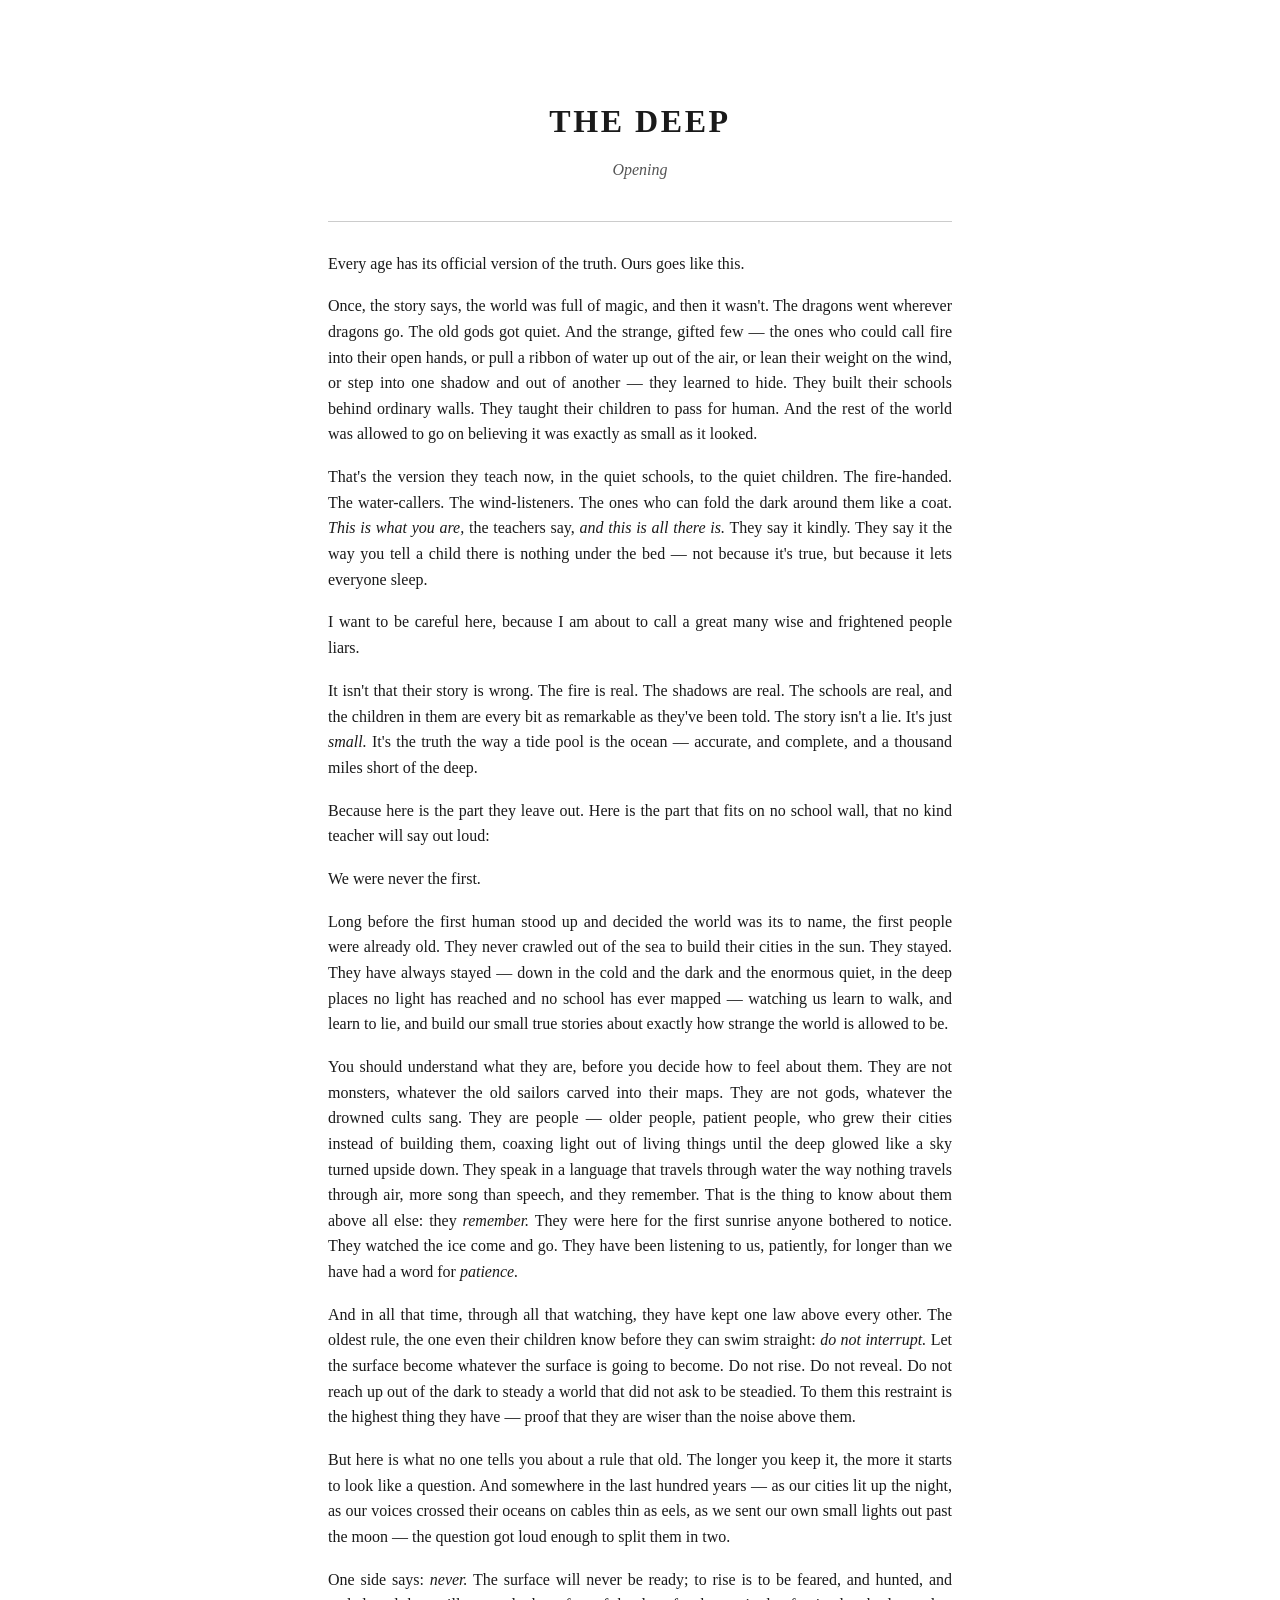
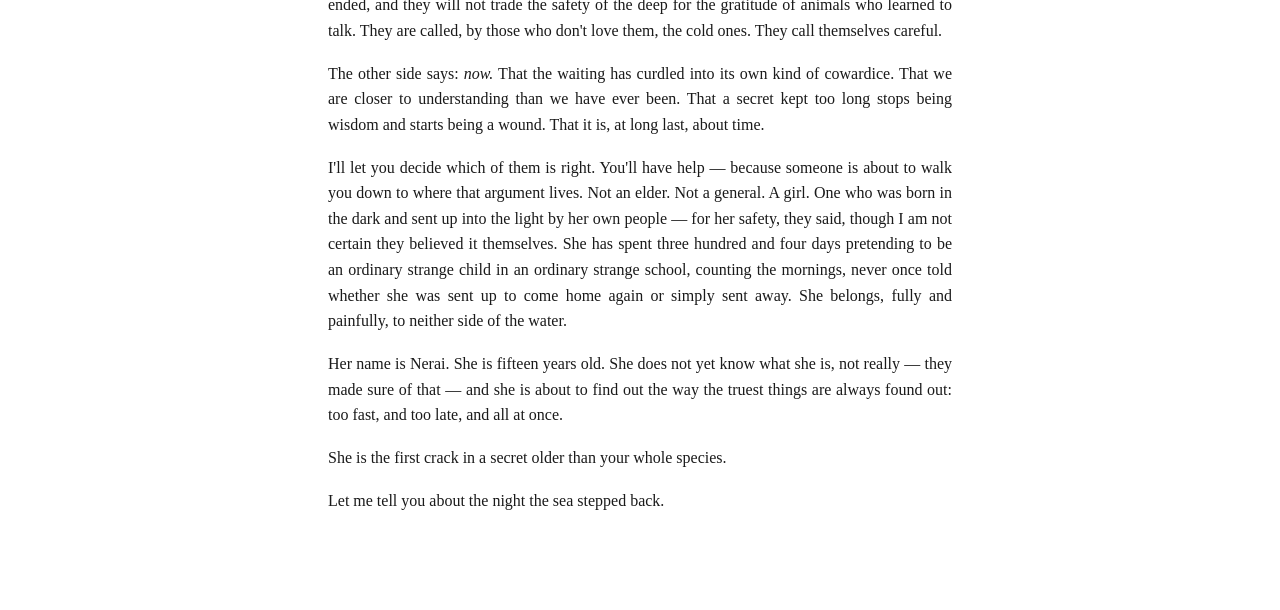
<file: projects/the-deep/manuscript/The Deep - Opening.html>
<!DOCTYPE html>
<html lang="en">
<head>
<meta charset="utf-8">
<title>The Deep — Opening</title>
<style>
  @page { size: letter; margin: 1in; }
  body {
    font-family: "Georgia", "Times New Roman", serif;
    font-size: 12pt;
    line-height: 1.6;
    color: #1a1a1a;
    max-width: 6.5in;
    margin: 1in auto;
    padding: 0 0.25in;
  }
  h1 { font-size: 24pt; text-align: center; letter-spacing: 0.08em; margin: 0 0 0.1in; }
  .sub { text-align: center; font-style: italic; color: #555; margin-bottom: 0.4in; }
  hr { border: none; border-top: 1px solid #ccc; margin: 0.3in 0; }
  p { margin: 0 0 0.18in; text-align: justify; }
  em { font-style: italic; }
</style>
</head>
<body>
  <h1>THE DEEP</h1>
  <div class="sub">Opening</div>
  <hr>

  <p>Every age has its official version of the truth. Ours goes like this.</p>

  <p>Once, the story says, the world was full of magic, and then it wasn't. The dragons went wherever dragons go. The old gods got quiet. And the strange, gifted few — the ones who could call fire into their open hands, or pull a ribbon of water up out of the air, or lean their weight on the wind, or step into one shadow and out of another — they learned to hide. They built their schools behind ordinary walls. They taught their children to pass for human. And the rest of the world was allowed to go on believing it was exactly as small as it looked.</p>

  <p>That's the version they teach now, in the quiet schools, to the quiet children. The fire-handed. The water-callers. The wind-listeners. The ones who can fold the dark around them like a coat. <em>This is what you are,</em> the teachers say, <em>and this is all there is.</em> They say it kindly. They say it the way you tell a child there is nothing under the bed — not because it's true, but because it lets everyone sleep.</p>

  <p>I want to be careful here, because I am about to call a great many wise and frightened people liars.</p>

  <p>It isn't that their story is wrong. The fire is real. The shadows are real. The schools are real, and the children in them are every bit as remarkable as they've been told. The story isn't a lie. It's just <em>small.</em> It's the truth the way a tide pool is the ocean — accurate, and complete, and a thousand miles short of the deep.</p>

  <p>Because here is the part they leave out. Here is the part that fits on no school wall, that no kind teacher will say out loud:</p>

  <p>We were never the first.</p>

  <p>Long before the first human stood up and decided the world was its to name, the first people were already old. They never crawled out of the sea to build their cities in the sun. They stayed. They have always stayed — down in the cold and the dark and the enormous quiet, in the deep places no light has reached and no school has ever mapped — watching us learn to walk, and learn to lie, and build our small true stories about exactly how strange the world is allowed to be.</p>

  <p>You should understand what they are, before you decide how to feel about them. They are not monsters, whatever the old sailors carved into their maps. They are not gods, whatever the drowned cults sang. They are people — older people, patient people, who grew their cities instead of building them, coaxing light out of living things until the deep glowed like a sky turned upside down. They speak in a language that travels through water the way nothing travels through air, more song than speech, and they remember. That is the thing to know about them above all else: they <em>remember.</em> They were here for the first sunrise anyone bothered to notice. They watched the ice come and go. They have been listening to us, patiently, for longer than we have had a word for <em>patience.</em></p>

  <p>And in all that time, through all that watching, they have kept one law above every other. The oldest rule, the one even their children know before they can swim straight: <em>do not interrupt.</em> Let the surface become whatever the surface is going to become. Do not rise. Do not reveal. Do not reach up out of the dark to steady a world that did not ask to be steadied. To them this restraint is the highest thing they have — proof that they are wiser than the noise above them.</p>

  <p>But here is what no one tells you about a rule that old. The longer you keep it, the more it starts to look like a question. And somewhere in the last hundred years — as our cities lit up the night, as our voices crossed their oceans on cables thin as eels, as we sent our own small lights out past the moon — the question got loud enough to split them in two.</p>

  <p>One side says: <em>never.</em> The surface will never be ready; to rise is to be feared, and hunted, and ended, and they will not trade the safety of the deep for the gratitude of animals who learned to talk. They are called, by those who don't love them, the cold ones. They call themselves careful.</p>

  <p>The other side says: <em>now.</em> That the waiting has curdled into its own kind of cowardice. That we are closer to understanding than we have ever been. That a secret kept too long stops being wisdom and starts being a wound. That it is, at long last, about time.</p>

  <p>I'll let you decide which of them is right. You'll have help — because someone is about to walk you down to where that argument lives. Not an elder. Not a general. A girl. One who was born in the dark and sent up into the light by her own people — for her safety, they said, though I am not certain they believed it themselves. She has spent three hundred and four days pretending to be an ordinary strange child in an ordinary strange school, counting the mornings, never once told whether she was sent up to come home again or simply sent away. She belongs, fully and painfully, to neither side of the water.</p>

  <p>Her name is Nerai. She is fifteen years old. She does not yet know what she is, not really — they made sure of that — and she is about to find out the way the truest things are always found out: too fast, and too late, and all at once.</p>

  <p>She is the first crack in a secret older than your whole species.</p>

  <p>Let me tell you about the night the sea stepped back.</p>
</body>
</html>
</file>
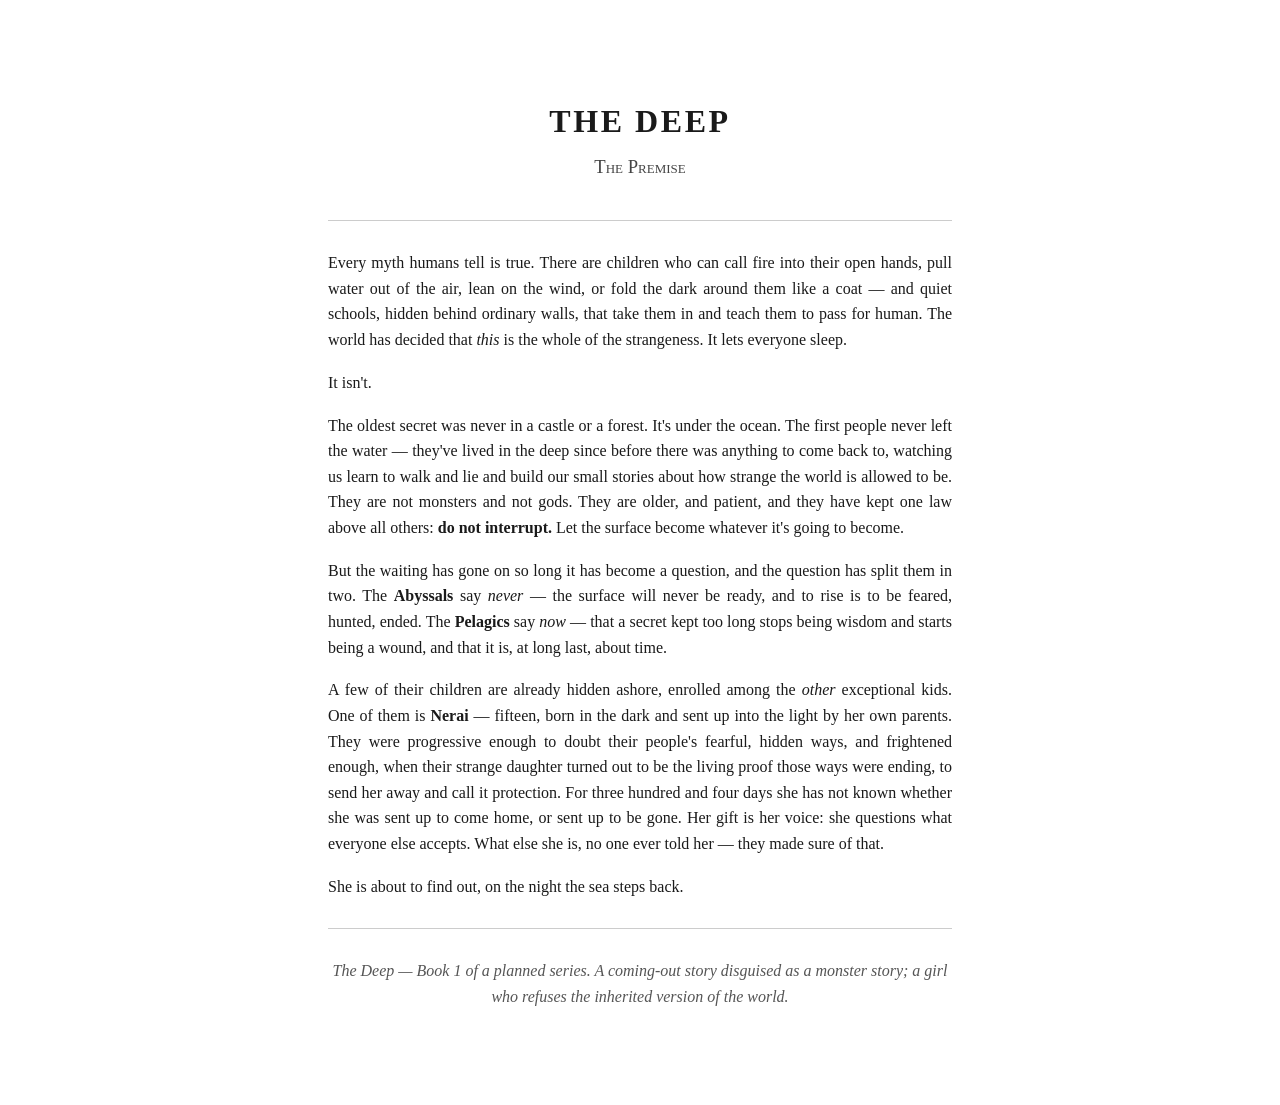
<file: projects/the-deep/manuscript/The Deep - Premise.html>
<!DOCTYPE html>
<html lang="en">
<head>
<meta charset="utf-8">
<title>The Deep — Premise</title>
<style>
  @page { size: letter; margin: 1in; }
  body {
    font-family: "Georgia", "Times New Roman", serif;
    font-size: 12pt;
    line-height: 1.6;
    color: #1a1a1a;
    max-width: 6.5in;
    margin: 1in auto;
    padding: 0 0.25in;
  }
  h1 { font-size: 24pt; text-align: center; letter-spacing: 0.08em; margin: 0 0 0.05in; }
  h2 { font-size: 14pt; text-align: center; font-variant: small-caps; color: #444; font-weight: normal; margin: 0 0 0.4in; }
  hr { border: none; border-top: 1px solid #ccc; margin: 0.3in 0; }
  p { margin: 0 0 0.18in; text-align: justify; }
  em { font-style: italic; }
  .close { font-style: italic; color: #555; text-align: center; }
</style>
</head>
<body>
  <h1>THE DEEP</h1>
  <h2>The Premise</h2>
  <hr>

  <p>Every myth humans tell is true. There are children who can call fire into their open hands, pull water out of the air, lean on the wind, or fold the dark around them like a coat — and quiet schools, hidden behind ordinary walls, that take them in and teach them to pass for human. The world has decided that <em>this</em> is the whole of the strangeness. It lets everyone sleep.</p>

  <p>It isn't.</p>

  <p>The oldest secret was never in a castle or a forest. It's under the ocean. The first people never left the water — they've lived in the deep since before there was anything to come back to, watching us learn to walk and lie and build our small stories about how strange the world is allowed to be. They are not monsters and not gods. They are older, and patient, and they have kept one law above all others: <strong>do not interrupt.</strong> Let the surface become whatever it's going to become.</p>

  <p>But the waiting has gone on so long it has become a question, and the question has split them in two. The <strong>Abyssals</strong> say <em>never</em> — the surface will never be ready, and to rise is to be feared, hunted, ended. The <strong>Pelagics</strong> say <em>now</em> — that a secret kept too long stops being wisdom and starts being a wound, and that it is, at long last, about time.</p>

  <p>A few of their children are already hidden ashore, enrolled among the <em>other</em> exceptional kids. One of them is <strong>Nerai</strong> — fifteen, born in the dark and sent up into the light by her own parents. They were progressive enough to doubt their people's fearful, hidden ways, and frightened enough, when their strange daughter turned out to be the living proof those ways were ending, to send her away and call it protection. For three hundred and four days she has not known whether she was sent up to come home, or sent up to be gone. Her gift is her voice: she questions what everyone else accepts. What else she is, no one ever told her — they made sure of that.</p>

  <p>She is about to find out, on the night the sea steps back.</p>

  <hr>
  <p class="close">The Deep — Book 1 of a planned series. A coming-out story disguised as a monster story; a girl who refuses the inherited version of the world.</p>
</body>
</html>
</file>
